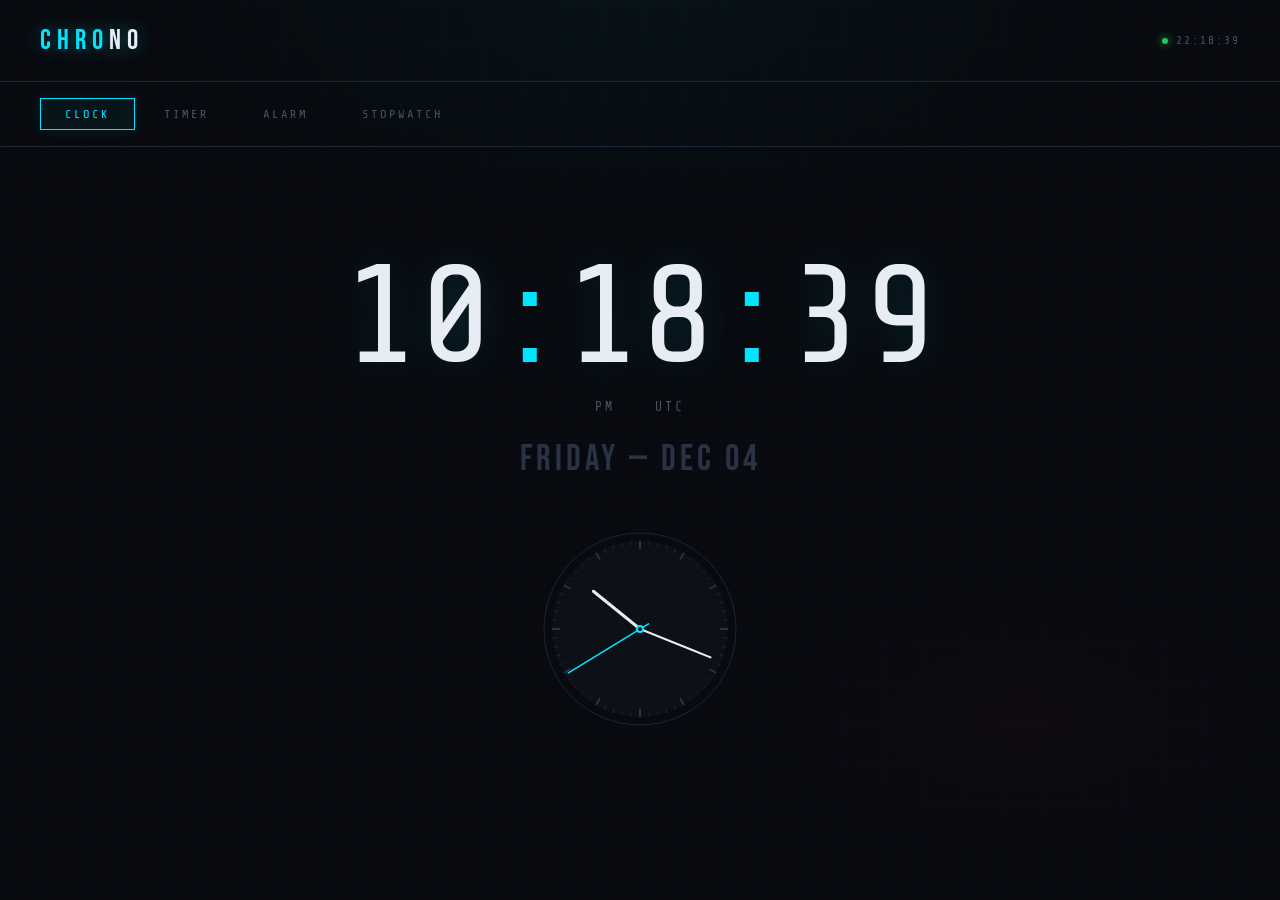
<file: Clock .html>
<!DOCTYPE html>
<html lang="en">
<head>
<meta charset="UTF-8">
<meta name="viewport" content="width=device-width, initial-scale=1.0">
<title>CHRONO</title>
<link href="https://fonts.googleapis.com/css2?family=Share+Tech+Mono&family=Bebas+Neue&family=DM+Sans:wght@300;400;500&display=swap" rel="stylesheet">
<style>
  :root {
    --bg: #080a0f;
    --surface: #0d1017;
    --panel: #111520;
    --border: #1e2535;
    --accent: #00e5ff;
    --accent2: #ff3c5c;
    --accent3: #ffe033;
    --text: #e8edf5;
    --muted: #4a5568;
    --dim: #2a3345;
  }

  * { margin: 0; padding: 0; box-sizing: border-box; }

  body {
    background: var(--bg);
    color: var(--text);
    font-family: 'DM Sans', sans-serif;
    min-height: 100vh;
    overflow-x: hidden;
    position: relative;
  }

  body::before {
    content: '';
    position: fixed;
    inset: 0;
    background: 
      radial-gradient(ellipse 60% 40% at 50% 0%, rgba(0,229,255,0.04) 0%, transparent 70%),
      radial-gradient(ellipse 40% 30% at 80% 80%, rgba(255,60,92,0.03) 0%, transparent 60%);
    pointer-events: none;
  }

  /* Grid overlay */
  body::after {
    content: '';
    position: fixed;
    inset: 0;
    background-image: 
      linear-gradient(rgba(0,229,255,0.015) 1px, transparent 1px),
      linear-gradient(90deg, rgba(0,229,255,0.015) 1px, transparent 1px);
    background-size: 40px 40px;
    pointer-events: none;
  }

  header {
    display: flex;
    align-items: center;
    justify-content: space-between;
    padding: 24px 40px;
    border-bottom: 1px solid var(--border);
    position: relative;
    z-index: 10;
  }

  .logo {
    font-family: 'Bebas Neue', sans-serif;
    font-size: 28px;
    letter-spacing: 6px;
    color: var(--accent);
    text-shadow: 0 0 20px rgba(0,229,255,0.4);
  }

  .logo span { color: var(--text); }

  .live-dot {
    display: flex;
    align-items: center;
    gap: 8px;
    font-family: 'Share Tech Mono', monospace;
    font-size: 11px;
    color: var(--muted);
    letter-spacing: 2px;
  }

  .live-dot::before {
    content: '';
    width: 6px;
    height: 6px;
    border-radius: 50%;
    background: #22c55e;
    box-shadow: 0 0 8px #22c55e;
    animation: pulse 2s ease-in-out infinite;
  }

  @keyframes pulse {
    0%, 100% { opacity: 1; transform: scale(1); }
    50% { opacity: 0.5; transform: scale(0.8); }
  }

  nav {
    display: flex;
    gap: 4px;
    padding: 16px 40px;
    border-bottom: 1px solid var(--border);
    position: relative;
    z-index: 10;
  }

  .tab {
    padding: 8px 24px;
    font-family: 'Share Tech Mono', monospace;
    font-size: 12px;
    letter-spacing: 3px;
    text-transform: uppercase;
    color: var(--muted);
    background: none;
    border: 1px solid transparent;
    cursor: pointer;
    transition: all 0.2s;
    position: relative;
  }

  .tab:hover { color: var(--text); border-color: var(--dim); }

  .tab.active {
    color: var(--accent);
    border-color: var(--accent);
    background: rgba(0,229,255,0.05);
    box-shadow: 0 0 16px rgba(0,229,255,0.1);
  }

  main {
    max-width: 900px;
    margin: 0 auto;
    padding: 60px 40px;
    position: relative;
    z-index: 10;
  }

  .panel { display: none; }
  .panel.active { display: block; animation: fadeUp 0.3s ease; }

  @keyframes fadeUp {
    from { opacity: 0; transform: translateY(16px); }
    to { opacity: 1; transform: translateY(0); }
  }

  /* ── CLOCK ── */
  .clock-wrap {
    text-align: center;
    padding: 40px 0;
  }

  .clock-display {
    font-family: 'Share Tech Mono', monospace;
    font-size: clamp(72px, 14vw, 140px);
    color: var(--text);
    letter-spacing: -2px;
    line-height: 1;
    margin-bottom: 12px;
    text-shadow: 0 0 40px rgba(0,229,255,0.15);
    position: relative;
  }

  .clock-display .colon {
    animation: blink 1s step-end infinite;
    color: var(--accent);
  }

  @keyframes blink {
    0%, 100% { opacity: 1; }
    50% { opacity: 0.2; }
  }

  .clock-sub {
    display: flex;
    justify-content: center;
    gap: 40px;
    font-family: 'Share Tech Mono', monospace;
    font-size: 13px;
    color: var(--muted);
    letter-spacing: 3px;
  }

  .clock-date {
    font-family: 'Bebas Neue', sans-serif;
    font-size: 36px;
    letter-spacing: 4px;
    color: var(--dim);
    margin-top: 24px;
  }

  .clock-analog {
    margin: 48px auto 0;
    width: 200px;
    height: 200px;
    position: relative;
  }

  .clock-analog svg { width: 100%; height: 100%; }

  /* ── SHARED DISPLAY ── */
  .big-time {
    font-family: 'Share Tech Mono', monospace;
    font-size: clamp(64px, 12vw, 120px);
    text-align: center;
    letter-spacing: -1px;
    line-height: 1;
    margin-bottom: 48px;
    transition: color 0.3s;
  }

  .big-time.running { color: var(--accent); text-shadow: 0 0 30px rgba(0,229,255,0.3); }
  .big-time.paused  { color: var(--accent3); text-shadow: 0 0 30px rgba(255,224,51,0.2); }
  .big-time.done    { color: var(--accent2); text-shadow: 0 0 30px rgba(255,60,92,0.4); animation: flashRed 0.5s ease infinite; }

  @keyframes flashRed {
    0%, 100% { opacity: 1; }
    50% { opacity: 0.5; }
  }

  /* ── CONTROLS ── */
  .controls {
    display: flex;
    justify-content: center;
    gap: 16px;
    flex-wrap: wrap;
    margin-bottom: 40px;
  }

  .btn {
    padding: 14px 32px;
    font-family: 'Share Tech Mono', monospace;
    font-size: 13px;
    letter-spacing: 3px;
    text-transform: uppercase;
    border: 1px solid var(--border);
    background: var(--panel);
    color: var(--muted);
    cursor: pointer;
    transition: all 0.2s;
    position: relative;
    overflow: hidden;
  }

  .btn::before {
    content: '';
    position: absolute;
    inset: 0;
    opacity: 0;
    transition: opacity 0.2s;
  }

  .btn:hover { color: var(--text); border-color: var(--dim); }

  .btn.primary {
    border-color: var(--accent);
    color: var(--accent);
    box-shadow: 0 0 20px rgba(0,229,255,0.1);
  }
  .btn.primary:hover { background: rgba(0,229,255,0.1); box-shadow: 0 0 30px rgba(0,229,255,0.2); }

  .btn.danger {
    border-color: var(--accent2);
    color: var(--accent2);
    box-shadow: 0 0 20px rgba(255,60,92,0.1);
  }
  .btn.danger:hover { background: rgba(255,60,92,0.08); }

  .btn.warn {
    border-color: var(--accent3);
    color: var(--accent3);
  }
  .btn.warn:hover { background: rgba(255,224,51,0.08); }

  /* ── TIMER INPUT ── */
  .timer-inputs {
    display: flex;
    align-items: center;
    justify-content: center;
    gap: 8px;
    margin-bottom: 48px;
  }

  .time-unit {
    display: flex;
    flex-direction: column;
    align-items: center;
    gap: 6px;
  }

  .time-unit label {
    font-family: 'Share Tech Mono', monospace;
    font-size: 10px;
    letter-spacing: 3px;
    color: var(--muted);
  }

  .time-unit input {
    width: 88px;
    height: 88px;
    text-align: center;
    font-family: 'Share Tech Mono', monospace;
    font-size: 36px;
    background: var(--panel);
    border: 1px solid var(--border);
    color: var(--text);
    outline: none;
    transition: border-color 0.2s;
  }

  .time-unit input:focus { border-color: var(--accent); box-shadow: 0 0 16px rgba(0,229,255,0.1); }
  .time-unit input::-webkit-inner-spin-button { -webkit-appearance: none; }

  .time-sep {
    font-family: 'Share Tech Mono', monospace;
    font-size: 40px;
    color: var(--dim);
    margin-top: 18px;
  }

  /* ── PRESETS ── */
  .presets {
    display: flex;
    justify-content: center;
    gap: 8px;
    margin-bottom: 32px;
    flex-wrap: wrap;
  }

  .preset-btn {
    padding: 6px 16px;
    font-family: 'Share Tech Mono', monospace;
    font-size: 11px;
    letter-spacing: 2px;
    border: 1px solid var(--dim);
    background: none;
    color: var(--muted);
    cursor: pointer;
    transition: all 0.2s;
  }

  .preset-btn:hover { border-color: var(--accent); color: var(--accent); }

  /* ── ALARM ── */
  .alarm-input-wrap {
    display: flex;
    justify-content: center;
    margin-bottom: 40px;
  }

  .alarm-time-input {
    font-family: 'Share Tech Mono', monospace;
    font-size: 56px;
    text-align: center;
    background: var(--panel);
    border: 1px solid var(--border);
    color: var(--text);
    padding: 20px 32px;
    outline: none;
    width: 300px;
    letter-spacing: 4px;
  }

  .alarm-time-input:focus { border-color: var(--accent); }
  .alarm-time-input::-webkit-calendar-picker-indicator { filter: invert(1) brightness(0.4); }

  .alarm-list {
    max-width: 500px;
    margin: 0 auto;
  }

  .alarm-item {
    display: flex;
    align-items: center;
    justify-content: space-between;
    padding: 16px 20px;
    border: 1px solid var(--border);
    margin-bottom: 8px;
    background: var(--panel);
    animation: slideIn 0.2s ease;
  }

  @keyframes slideIn {
    from { opacity: 0; transform: translateX(-16px); }
    to   { opacity: 1; transform: translateX(0); }
  }

  .alarm-time-label {
    font-family: 'Share Tech Mono', monospace;
    font-size: 28px;
    color: var(--text);
  }

  .alarm-status {
    font-family: 'Share Tech Mono', monospace;
    font-size: 10px;
    letter-spacing: 2px;
    color: #22c55e;
  }

  .alarm-status.fired { color: var(--accent2); }

  .alarm-delete {
    padding: 6px 12px;
    font-family: 'Share Tech Mono', monospace;
    font-size: 11px;
    letter-spacing: 2px;
    border: 1px solid var(--dim);
    background: none;
    color: var(--muted);
    cursor: pointer;
    transition: all 0.15s;
  }

  .alarm-delete:hover { border-color: var(--accent2); color: var(--accent2); }

  /* ── STOPWATCH LAPS ── */
  .laps-wrap {
    max-height: 260px;
    overflow-y: auto;
    border: 1px solid var(--border);
    scrollbar-width: thin;
    scrollbar-color: var(--dim) transparent;
  }

  .lap-row {
    display: flex;
    justify-content: space-between;
    padding: 12px 20px;
    border-bottom: 1px solid var(--border);
    font-family: 'Share Tech Mono', monospace;
    font-size: 14px;
    animation: slideIn 0.15s ease;
  }

  .lap-row:last-child { border-bottom: none; }
  .lap-row .lap-n { color: var(--muted); font-size: 11px; letter-spacing: 2px; }
  .lap-row .lap-t { color: var(--text); }
  .lap-row .lap-d { color: var(--muted); font-size: 13px; }
  .lap-row.best .lap-t { color: #22c55e; }
  .lap-row.worst .lap-t { color: var(--accent2); }

  /* ── SECTION LABEL ── */
  .section-label {
    font-family: 'Share Tech Mono', monospace;
    font-size: 10px;
    letter-spacing: 4px;
    color: var(--muted);
    text-align: center;
    margin-bottom: 32px;
    display: flex;
    align-items: center;
    gap: 16px;
  }

  .section-label::before, .section-label::after {
    content: '';
    flex: 1;
    height: 1px;
    background: var(--border);
  }

  /* ── PROGRESS BAR ── */
  .progress-bar {
    height: 2px;
    background: var(--border);
    margin-bottom: 48px;
    position: relative;
    overflow: hidden;
  }

  .progress-fill {
    height: 100%;
    background: linear-gradient(90deg, var(--accent), rgba(0,229,255,0.3));
    transition: width 0.1s linear;
    position: relative;
  }

  .progress-fill::after {
    content: '';
    position: absolute;
    right: 0;
    top: -3px;
    width: 8px;
    height: 8px;
    border-radius: 50%;
    background: var(--accent);
    box-shadow: 0 0 10px var(--accent);
  }

  /* notification */
  .notif {
    position: fixed;
    top: 24px;
    right: 24px;
    background: var(--panel);
    border: 1px solid var(--accent2);
    padding: 16px 24px;
    font-family: 'Share Tech Mono', monospace;
    font-size: 13px;
    letter-spacing: 2px;
    color: var(--accent2);
    box-shadow: 0 0 30px rgba(255,60,92,0.2);
    z-index: 1000;
    animation: slideNotif 0.3s ease;
    max-width: 300px;
  }

  @keyframes slideNotif {
    from { opacity: 0; transform: translateX(20px); }
    to { opacity: 1; transform: translateX(0); }
  }

  .notif.hide { animation: hideNotif 0.3s ease forwards; }
  @keyframes hideNotif {
    to { opacity: 0; transform: translateX(20px); }
  }
</style>
</head>
<body>

<header>
  <div class="logo">CHRO<span>NO</span></div>
  <div class="live-dot" id="headerTime">00:00:00</div>
</header>

<nav>
  <button class="tab active" onclick="switchTab('clock')">CLOCK</button>
  <button class="tab" onclick="switchTab('timer')">TIMER</button>
  <button class="tab" onclick="switchTab('alarm')">ALARM</button>
  <button class="tab" onclick="switchTab('stopwatch')">STOPWATCH</button>
</nav>

<main>

  <!-- CLOCK -->
  <div id="panel-clock" class="panel active">
    <div class="clock-wrap">
      <div class="clock-display" id="clockTime">
        <span id="ch">00</span><span class="colon">:</span><span id="cm">00</span><span class="colon">:</span><span id="cs">00</span>
      </div>
      <div class="clock-sub">
        <span id="clockAmPm">AM</span>
        <span id="clockTZ">UTC</span>
      </div>
      <div class="clock-date" id="clockDate">MONDAY — JAN 01</div>
      <div class="clock-analog">
        <svg viewBox="0 0 200 200" id="analogClock">
          <!-- Face -->
          <circle cx="100" cy="100" r="96" fill="none" stroke="#1e2535" stroke-width="1"/>
          <circle cx="100" cy="100" r="88" fill="#0d1017"/>
          <!-- Tick marks -->
          <g id="ticks"></g>
          <!-- Hands -->
          <line id="hourHand"   x1="100" y1="100" x2="100" y2="40"  stroke="#e8edf5" stroke-width="3"  stroke-linecap="round"/>
          <line id="minuteHand" x1="100" y1="100" x2="100" y2="24"  stroke="#e8edf5" stroke-width="2"  stroke-linecap="round"/>
          <line id="secondHand" x1="100" y1="110" x2="100" y2="16"  stroke="#00e5ff" stroke-width="1.5" stroke-linecap="round"/>
          <circle cx="100" cy="100" r="4" fill="#00e5ff"/>
          <circle cx="100" cy="100" r="2" fill="#0d1017"/>
        </svg>
      </div>
    </div>
  </div>

  <!-- TIMER -->
  <div id="panel-timer" class="panel">
    <div class="section-label">SET DURATION</div>
    <div class="timer-inputs" id="timerInputs">
      <div class="time-unit">
        <label>HH</label>
        <input type="number" id="timerH" value="00" min="0" max="99" oninput="padInput(this)">
      </div>
      <div class="time-sep">:</div>
      <div class="time-unit">
        <label>MM</label>
        <input type="number" id="timerM" value="05" min="0" max="59" oninput="padInput(this)">
      </div>
      <div class="time-sep">:</div>
      <div class="time-unit">
        <label>SS</label>
        <input type="number" id="timerS" value="00" min="0" max="59" oninput="padInput(this)">
      </div>
    </div>
    <div class="presets">
      <button class="preset-btn" onclick="setTimerPreset(1,0,0)">1H</button>
      <button class="preset-btn" onclick="setTimerPreset(0,30,0)">30M</button>
      <button class="preset-btn" onclick="setTimerPreset(0,15,0)">15M</button>
      <button class="preset-btn" onclick="setTimerPreset(0,10,0)">10M</button>
      <button class="preset-btn" onclick="setTimerPreset(0,5,0)">5M</button>
      <button class="preset-btn" onclick="setTimerPreset(0,3,0)">3M</button>
      <button class="preset-btn" onclick="setTimerPreset(0,1,0)">1M</button>
      <button class="preset-btn" onclick="setTimerPreset(0,0,30)">30S</button>
    </div>
    <div class="big-time" id="timerDisplay">00:05:00</div>
    <div class="progress-bar"><div class="progress-fill" id="timerProgress" style="width:100%"></div></div>
    <div class="controls">
      <button class="btn primary" id="timerStartBtn" onclick="timerStart()">START</button>
      <button class="btn warn"    id="timerPauseBtn" onclick="timerPause()" style="display:none">PAUSE</button>
      <button class="btn"         id="timerResumeBtn" onclick="timerResume()" style="display:none">RESUME</button>
      <button class="btn danger"  id="timerResetBtn" onclick="timerReset()" style="display:none">RESET</button>
    </div>
  </div>

  <!-- ALARM -->
  <div id="panel-alarm" class="panel">
    <div class="section-label">SET ALARM TIME</div>
    <div class="alarm-input-wrap">
      <input type="time" class="alarm-time-input" id="alarmTimeInput" value="07:00">
    </div>
    <div class="controls" style="margin-bottom:48px">
      <button class="btn primary" onclick="addAlarm()">ADD ALARM</button>
    </div>
    <div class="section-label">ACTIVE ALARMS</div>
    <div class="alarm-list" id="alarmList"></div>
    <div id="alarmEmpty" style="text-align:center;font-family:'Share Tech Mono',monospace;font-size:12px;letter-spacing:3px;color:var(--muted);padding:32px 0;">NO ALARMS SET</div>
  </div>

  <!-- STOPWATCH -->
  <div id="panel-stopwatch" class="panel">
    <div class="big-time" id="swDisplay">00:00:00.00</div>
    <div class="controls" style="margin-bottom:32px">
      <button class="btn primary" id="swStartBtn"  onclick="swStart()">START</button>
      <button class="btn warn"    id="swPauseBtn"  onclick="swPause()"  style="display:none">PAUSE</button>
      <button class="btn"         id="swResumeBtn" onclick="swResume()" style="display:none">RESUME</button>
      <button class="btn"         id="swLapBtn"    onclick="swLap()"   style="display:none">LAP</button>
      <button class="btn danger"  id="swResetBtn"  onclick="swReset()"  style="display:none">RESET</button>
    </div>
    <div class="laps-wrap" id="lapsWrap" style="display:none">
      <div id="lapsList"></div>
    </div>
  </div>

</main>

<script>
// ─── UTILITIES ───────────────────────────────────────────────
const $ = id => document.getElementById(id);
const pad = n => String(Math.floor(n)).padStart(2,'0');

function showNotif(msg) {
  const n = document.createElement('div');
  n.className = 'notif';
  n.textContent = msg;
  document.body.appendChild(n);
  setTimeout(() => { n.className = 'notif hide'; setTimeout(() => n.remove(), 300); }, 3500);
}

function beep(freq=880, dur=400, vol=0.4, type='sine') {
  try {
    const ctx = new (window.AudioContext || window.webkitAudioContext)();
    const osc = ctx.createOscillator();
    const gain = ctx.createGain();
    osc.connect(gain); gain.connect(ctx.destination);
    osc.type = type; osc.frequency.value = freq;
    gain.gain.setValueAtTime(vol, ctx.currentTime);
    gain.gain.exponentialRampToValueAtTime(0.001, ctx.currentTime + dur/1000);
    osc.start(); osc.stop(ctx.currentTime + dur/1000);
  } catch(e) {}
}

function alarmSound() {
  const ctx = new (window.AudioContext || window.webkitAudioContext)();
  [0, 0.18, 0.36, 0.54].forEach((t, i) => {
    const osc = ctx.createOscillator();
    const gain = ctx.createGain();
    osc.connect(gain); gain.connect(ctx.destination);
    osc.type = 'triangle';
    osc.frequency.value = i % 2 === 0 ? 880 : 1100;
    gain.gain.setValueAtTime(0.4, ctx.currentTime + t);
    gain.gain.exponentialRampToValueAtTime(0.001, ctx.currentTime + t + 0.15);
    osc.start(ctx.currentTime + t);
    osc.stop(ctx.currentTime + t + 0.15);
  });
}

// ─── TAB SWITCHING ────────────────────────────────────────────
function switchTab(tab) {
  document.querySelectorAll('.tab').forEach((b,i) => b.classList.remove('active'));
  document.querySelectorAll('.panel').forEach(p => p.classList.remove('active'));
  const tabs = ['clock','timer','alarm','stopwatch'];
  document.querySelectorAll('.tab')[tabs.indexOf(tab)].classList.add('active');
  $('panel-'+tab).classList.add('active');
}

// ─── CLOCK ───────────────────────────────────────────────────
const DAYS = ['SUNDAY','MONDAY','TUESDAY','WEDNESDAY','THURSDAY','FRIDAY','SATURDAY'];
const MONTHS = ['JAN','FEB','MAR','APR','MAY','JUN','JUL','AUG','SEP','OCT','NOV','DEC'];

// Build tick marks
(function buildTicks() {
  const g = $('ticks');
  for(let i=0; i<60; i++) {
    const a = (i/60)*360 - 90;
    const r = a * Math.PI/180;
    const isMaj = i % 5 === 0;
    const r1 = isMaj ? 80 : 84, r2 = 88;
    const line = document.createElementNS('http://www.w3.org/2000/svg','line');
    line.setAttribute('x1', 100 + r1*Math.cos(r));
    line.setAttribute('y1', 100 + r1*Math.sin(r));
    line.setAttribute('x2', 100 + r2*Math.cos(r));
    line.setAttribute('y2', 100 + r2*Math.sin(r));
    line.setAttribute('stroke', isMaj ? '#2a3345' : '#1e2535');
    line.setAttribute('stroke-width', isMaj ? '2' : '1');
    g.appendChild(line);
  }
})();

function rotateHand(el, deg) {
  el.setAttribute('transform', `rotate(${deg}, 100, 100)`);
}

function updateClock() {
  const now = new Date();
  const h = now.getHours(), m = now.getMinutes(), s = now.getSeconds();
  const ms = now.getMilliseconds();

  $('ch').textContent = pad(h % 12 || 12);
  $('cm').textContent = pad(m);
  $('cs').textContent = pad(s);
  $('clockAmPm').textContent = h < 12 ? 'AM' : 'PM';
  $('clockTZ').textContent = Intl.DateTimeFormat().resolvedOptions().timeZone || 'LOCAL';
  $('clockDate').textContent = DAYS[now.getDay()] + ' — ' + MONTHS[now.getMonth()] + ' ' + String(now.getDate()).padStart(2,'0');

  // Analog
  const secDeg   = (s + ms/1000) * 6;
  const minDeg   = (m + s/60) * 6;
  const hourDeg  = ((h % 12) + m/60) * 30;
  rotateHand($('secondHand'), secDeg);
  rotateHand($('minuteHand'), minDeg);
  rotateHand($('hourHand'),   hourDeg);

  // Header
  $('headerTime').textContent = `${pad(h)}:${pad(m)}:${pad(s)}`;
}
setInterval(updateClock, 100);
updateClock();

// ─── TIMER ────────────────────────────────────────────────────
let timerInterval = null;
let timerRemaining = 0;
let timerTotal = 0;

function padInput(el) {
  if(el.value > el.max) el.value = el.max;
}

function setTimerPreset(h,m,s) {
  $('timerH').value = pad(h);
  $('timerM').value = pad(m);
  $('timerS').value = pad(s);
  timerDisplayUpdate(h*3600+m*60+s);
  $('timerProgress').style.width = '100%';
}

function timerDisplayUpdate(secs) {
  const h = Math.floor(secs/3600);
  const m = Math.floor((secs%3600)/60);
  const s = secs % 60;
  $('timerDisplay').textContent = `${pad(h)}:${pad(m)}:${pad(s)}`;
}

$('timerH').addEventListener('change', refreshTimerDisplay);
$('timerM').addEventListener('change', refreshTimerDisplay);
$('timerS').addEventListener('change', refreshTimerDisplay);

function refreshTimerDisplay() {
  const total = parseInt($('timerH').value||0)*3600 + parseInt($('timerM').value||0)*60 + parseInt($('timerS').value||0);
  timerDisplayUpdate(total);
  $('timerProgress').style.width = '100%';
}

function timerStart() {
  const h = parseInt($('timerH').value||0);
  const m = parseInt($('timerM').value||0);
  const s = parseInt($('timerS').value||0);
  timerTotal = h*3600 + m*60 + s;
  if(timerTotal <= 0) { showNotif('SET A DURATION FIRST'); return; }
  timerRemaining = timerTotal;
  $('timerInputs').style.opacity = '0.3';
  $('timerInputs').style.pointerEvents = 'none';
  $('timerStartBtn').style.display = 'none';
  $('timerPauseBtn').style.display = '';
  $('timerResetBtn').style.display = '';
  $('timerDisplay').className = 'big-time running';
  beep(660, 80);
  timerInterval = setInterval(() => {
    timerRemaining--;
    timerDisplayUpdate(timerRemaining);
    $('timerProgress').style.width = (timerRemaining/timerTotal*100) + '%';
    if(timerRemaining <= 0) {
      clearInterval(timerInterval);
      $('timerDisplay').className = 'big-time done';
      $('timerDisplay').textContent = '00:00:00';
      $('timerPauseBtn').style.display = 'none';
      $('timerProgress').style.width = '0%';
      showNotif('⏱ TIMER COMPLETE!');
      alarmSound(); setTimeout(alarmSound, 500); setTimeout(alarmSound, 1000);
    }
  }, 1000);
}

function timerPause() {
  clearInterval(timerInterval);
  $('timerPauseBtn').style.display = 'none';
  $('timerResumeBtn').style.display = '';
  $('timerDisplay').className = 'big-time paused';
}

function timerResume() {
  $('timerResumeBtn').style.display = 'none';
  $('timerPauseBtn').style.display = '';
  $('timerDisplay').className = 'big-time running';
  timerInterval = setInterval(() => {
    timerRemaining--;
    timerDisplayUpdate(timerRemaining);
    $('timerProgress').style.width = (timerRemaining/timerTotal*100) + '%';
    if(timerRemaining <= 0) {
      clearInterval(timerInterval);
      $('timerDisplay').className = 'big-time done';
      $('timerPauseBtn').style.display = 'none';
      showNotif('⏱ TIMER COMPLETE!');
      alarmSound(); setTimeout(alarmSound, 500); setTimeout(alarmSound, 1000);
    }
  }, 1000);
}

function timerReset() {
  clearInterval(timerInterval);
  timerInterval = null;
  $('timerInputs').style.opacity = '';
  $('timerInputs').style.pointerEvents = '';
  $('timerStartBtn').style.display = '';
  $('timerPauseBtn').style.display = 'none';
  $('timerResumeBtn').style.display = 'none';
  $('timerResetBtn').style.display = 'none';
  $('timerDisplay').className = 'big-time';
  $('timerProgress').style.width = '100%';
  timerDisplayUpdate(parseInt($('timerH').value||0)*3600 + parseInt($('timerM').value||0)*60 + parseInt($('timerS').value||0));
}

// ─── ALARM ────────────────────────────────────────────────────
let alarms = [];
let alarmCheckInterval = null;

function addAlarm() {
  const val = $('alarmTimeInput').value;
  if(!val) { showNotif('SELECT A TIME'); return; }
  const [h, m] = val.split(':').map(Number);
  const id = Date.now();
  alarms.push({ id, h, m, fired: false });
  beep(880, 80);
  renderAlarms();
  if(!alarmCheckInterval) alarmCheckInterval = setInterval(checkAlarms, 10000);
  checkAlarms(); // immediate check
}

function deleteAlarm(id) {
  alarms = alarms.filter(a => a.id !== id);
  renderAlarms();
  if(!alarms.length && alarmCheckInterval) { clearInterval(alarmCheckInterval); alarmCheckInterval = null; }
}

function renderAlarms() {
  const list = $('alarmList');
  const empty = $('alarmEmpty');
  list.innerHTML = '';
  if(!alarms.length) { empty.style.display = ''; return; }
  empty.style.display = 'none';
  [...alarms].reverse().forEach(a => {
    const div = document.createElement('div');
    div.className = 'alarm-item';
    const label = `${pad(a.h)}:${pad(a.m)}`;
    div.innerHTML = `
      <span class="alarm-time-label">${label}</span>
      <span class="alarm-status${a.fired?' fired':''}">
        ${a.fired ? '✓ FIRED' : '● ARMED'}
      </span>
      <button class="alarm-delete" onclick="deleteAlarm(${a.id})">✕ DEL</button>
    `;
    list.appendChild(div);
  });
}

function checkAlarms() {
  const now = new Date();
  alarms.forEach(a => {
    if(!a.fired && now.getHours()===a.h && now.getMinutes()===a.m) {
      a.fired = true;
      showNotif(`🔔 ALARM — ${pad(a.h)}:${pad(a.m)}`);
      alarmSound(); setTimeout(alarmSound,500); setTimeout(alarmSound,1000); setTimeout(alarmSound,1500);
      renderAlarms();
      // Reset next day
      setTimeout(() => { a.fired = false; renderAlarms(); }, 61000);
    }
  });
}

setInterval(checkAlarms, 5000);

// ─── STOPWATCH ────────────────────────────────────────────────
let swStart = 0, swElapsed = 0, swInterval = null, swRunning = false;
let swLaps = [];

function fmtSW(ms) {
  const total = Math.floor(ms);
  const h = Math.floor(total/3600000);
  const m = Math.floor((total%3600000)/60000);
  const s = Math.floor((total%60000)/1000);
  const cs = Math.floor((total%1000)/10);
  return `${pad(h)}:${pad(m)}:${pad(s)}.${pad(cs)}`;
}

function swStart_() {
  swStart = Date.now() - swElapsed;
  swInterval = setInterval(() => {
    swElapsed = Date.now() - swStart;
    $('swDisplay').textContent = fmtSW(swElapsed);
  }, 33);
  swRunning = true;
  $('swStartBtn').style.display = 'none';
  $('swPauseBtn').style.display = '';
  $('swLapBtn').style.display = '';
  $('swResetBtn').style.display = '';
  $('swDisplay').className = 'big-time running';
}

function swPause() {
  clearInterval(swInterval);
  swRunning = false;
  $('swPauseBtn').style.display = 'none';
  $('swResumeBtn').style.display = '';
  $('swLapBtn').style.display = 'none';
  $('swDisplay').className = 'big-time paused';
  beep(440, 60);
}

function swResume() {
  swStart = Date.now() - swElapsed;
  swInterval = setInterval(() => {
    swElapsed = Date.now() - swStart;
    $('swDisplay').textContent = fmtSW(swElapsed);
  }, 33);
  swRunning = true;
  $('swResumeBtn').style.display = 'none';
  $('swPauseBtn').style.display = '';
  $('swLapBtn').style.display = '';
  $('swDisplay').className = 'big-time running';
}

function swLap() {
  const prev = swLaps.length ? swLaps[swLaps.length-1].total : 0;
  const lap = { n: swLaps.length+1, total: swElapsed, split: swElapsed - prev };
  swLaps.push(lap);
  beep(660, 50);
  renderLaps();
  $('lapsWrap').style.display = '';
}

function swReset() {
  clearInterval(swInterval);
  swElapsed = 0; swRunning = false; swLaps = [];
  $('swDisplay').textContent = '00:00:00.00';
  $('swDisplay').className = 'big-time';
  $('swStartBtn').style.display = '';
  $('swPauseBtn').style.display = 'none';
  $('swResumeBtn').style.display = 'none';
  $('swLapBtn').style.display = 'none';
  $('swResetBtn').style.display = 'none';
  $('lapsWrap').style.display = 'none';
  $('lapsList').innerHTML = '';
}

// Expose as proper names
window.swStart = swStart_;
window.swPause = swPause;
window.swResume = swResume;
window.swLap = swLap;
window.swReset = swReset;

function renderLaps() {
  const list = $('lapsList');
  const splits = swLaps.map(l => l.split);
  const best = Math.min(...splits), worst = Math.max(...splits);
  list.innerHTML = '';
  [...swLaps].reverse().forEach(l => {
    const row = document.createElement('div');
    let cls = 'lap-row';
    if(swLaps.length > 1) {
      if(l.split === best)  cls += ' best';
      if(l.split === worst) cls += ' worst';
    }
    row.className = cls;
    row.innerHTML = `
      <span class="lap-n">LAP ${String(l.n).padStart(2,'0')}</span>
      <span class="lap-t">${fmtSW(l.total)}</span>
      <span class="lap-d">+${fmtSW(l.split)}</span>
    `;
    list.appendChild(row);
  });
  $('lapsWrap').scrollTop = 0;
}

// init timer display
timerDisplayUpdate(300);
</script>
</body>
</html>
</file>
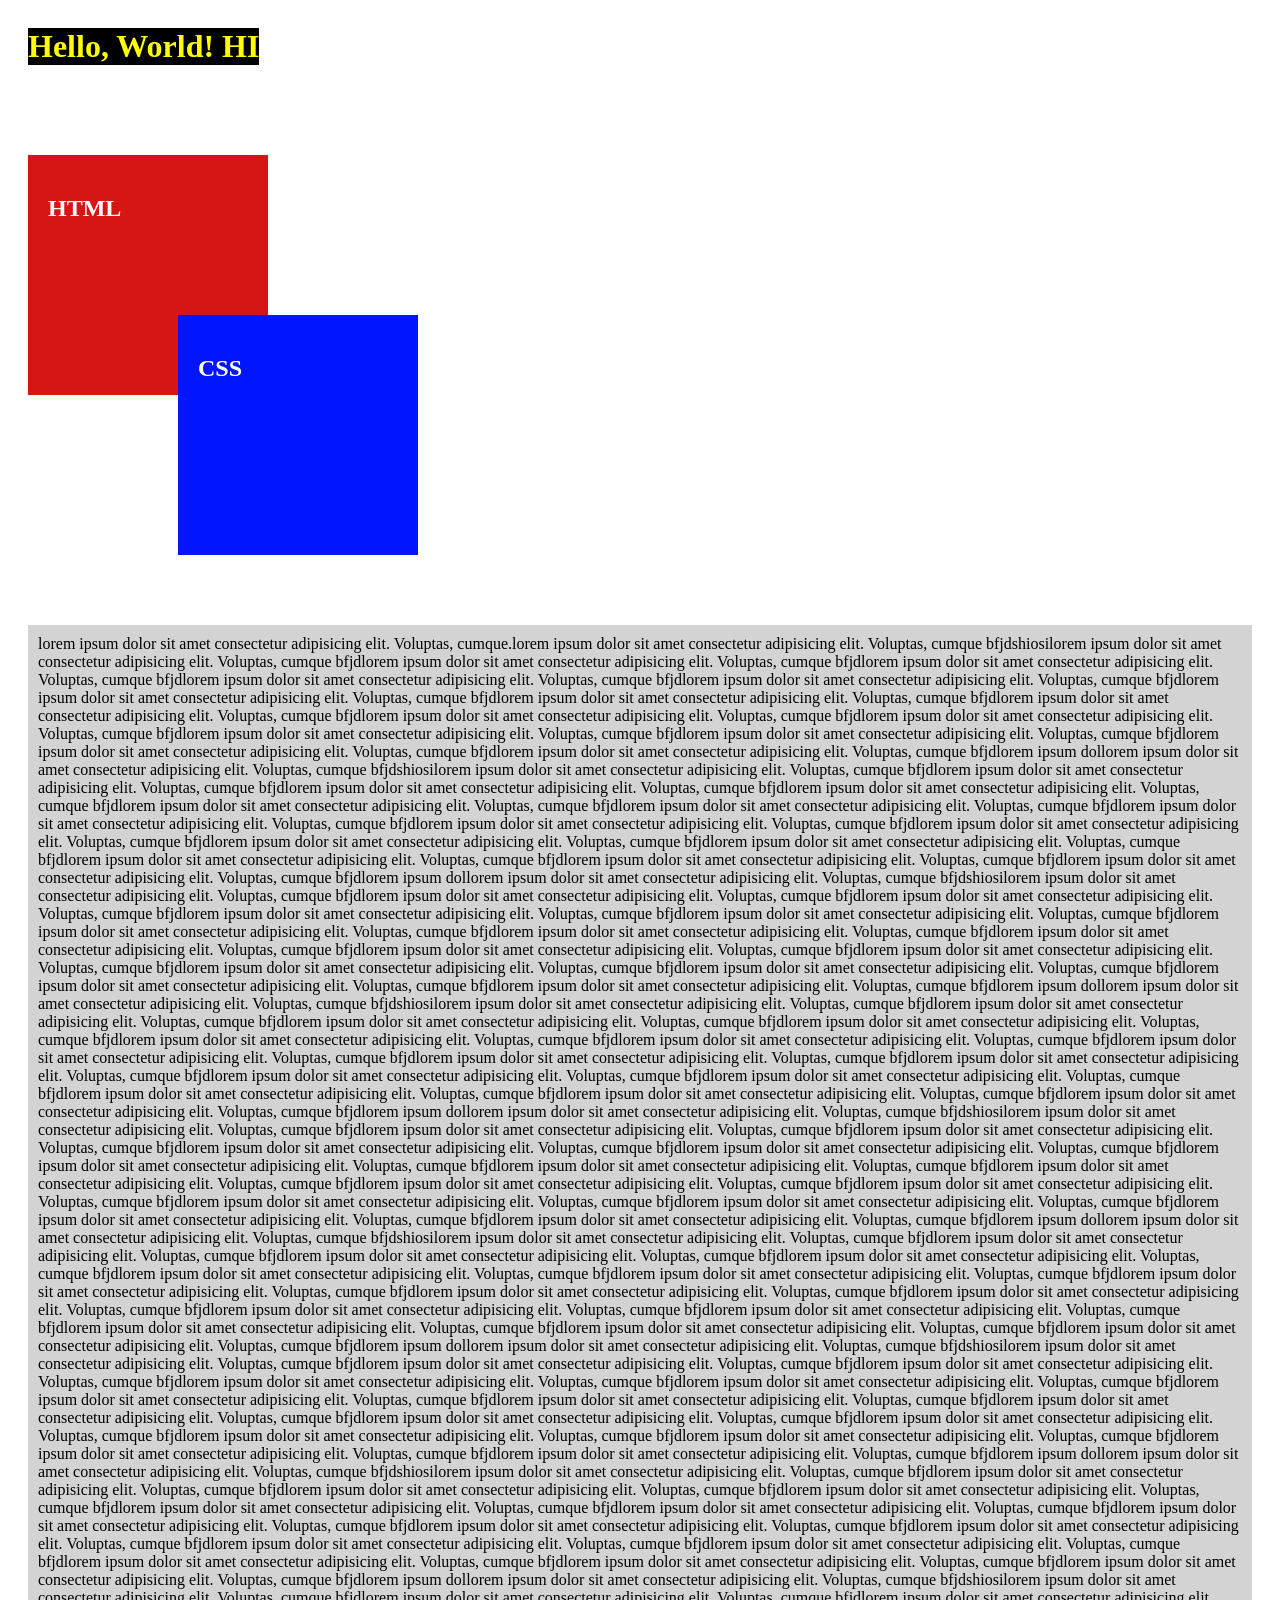
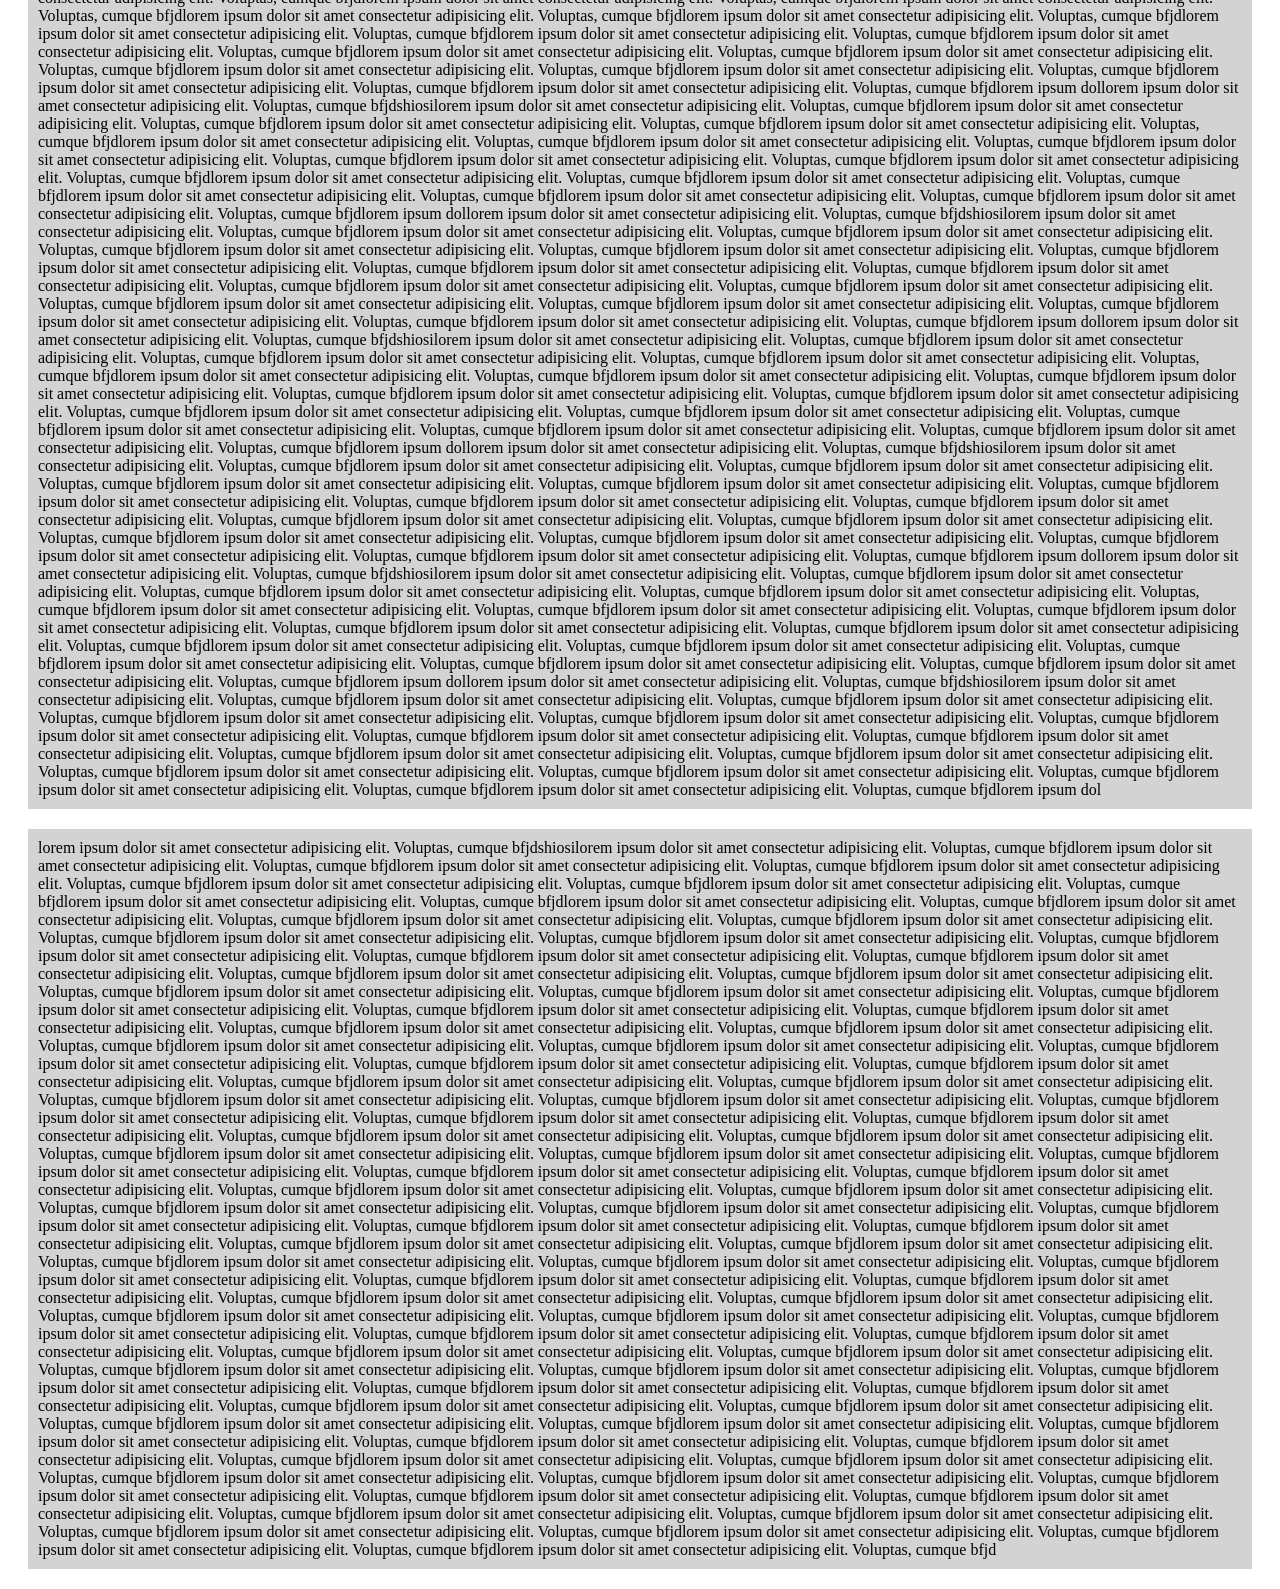
<file: Example.html>
<!DOCTYPE html>
<html lang="en">
<head>
    <meta charset="UTF-8">
    <meta name="viewport" content="width=device-width, initial-scale=1.0">
    <title>Document</title>
    <style>
        h1{
            color: yellow;
            background-color: black;
            position: sticky;
            margin: 20px;
            bottom: 150px;
            top: 20px;
            display: inline-block;
            position: sticky;
            
        }
        .content{
            color: black;
            background-color: lightgray;
            margin: 20px;
            padding: 10px;
            /* position: absolute; */
             top: 200px;
             bottom: 200px;
             left: 20px;
             right: 20px;
             overflow: auto;
             

        }

        .s{
            color: white;
            margin: 20px;
            padding: 20px;
            background-color: rgb(214, 21, 21);
            height: 200px;
            width: 200px;
            position: relative;
            top:50px;
        }
        .h{
            color: white;
            background-color: rgb(1, 22, 255);
            margin: 20px;
            padding: 20px;
            height: 200px;
            width: 200px;
            position: relative;
            /* top: 50px; */
            left: 150px;
            bottom: 50px;
        }
    </style>
</head>
<body>
    <h1>Hello, World! HI</h1>
    <div class="s"><h2>HTML</h2></div>    
    <div class="h"><h2>CSS</h2></div>
    <div class="content"> lorem ipsum dolor sit amet consectetur adipisicing elit. Voluptas, cumque.lorem ipsum dolor sit amet consectetur adipisicing elit. Voluptas, cumque bfjdshiosilorem ipsum dolor sit amet consectetur adipisicing elit. Voluptas, cumque bfjdlorem ipsum dolor sit amet consectetur adipisicing elit. Voluptas, cumque bfjdlorem ipsum dolor sit amet consectetur adipisicing elit. Voluptas, cumque bfjdlorem ipsum dolor sit amet consectetur adipisicing elit. Voluptas, cumque bfjdlorem ipsum dolor sit amet consectetur adipisicing elit. Voluptas, cumque bfjdlorem ipsum dolor sit amet consectetur adipisicing elit. Voluptas, cumque bfjdlorem ipsum dolor sit amet consectetur adipisicing elit. Voluptas, cumque bfjdlorem ipsum dolor sit amet consectetur adipisicing elit. Voluptas, cumque bfjdlorem ipsum dolor sit amet consectetur adipisicing elit. Voluptas, cumque bfjdlorem ipsum dolor sit amet consectetur adipisicing elit. Voluptas, cumque bfjdlorem ipsum dolor sit amet consectetur adipisicing elit. Voluptas, cumque bfjdlorem ipsum dolor sit amet consectetur adipisicing elit. Voluptas, cumque bfjdlorem ipsum dolor sit amet consectetur adipisicing elit. Voluptas, cumque bfjdlorem ipsum dolor sit amet consectetur adipisicing elit. Voluptas, cumque bfjdlorem ipsum dollorem ipsum dolor sit amet consectetur adipisicing elit. Voluptas, cumque bfjdshiosilorem ipsum dolor sit amet consectetur adipisicing elit. Voluptas, cumque bfjdlorem ipsum dolor sit amet consectetur adipisicing elit. Voluptas, cumque bfjdlorem ipsum dolor sit amet consectetur adipisicing elit. Voluptas, cumque bfjdlorem ipsum dolor sit amet consectetur adipisicing elit. Voluptas, cumque bfjdlorem ipsum dolor sit amet consectetur adipisicing elit. Voluptas, cumque bfjdlorem ipsum dolor sit amet consectetur adipisicing elit. Voluptas, cumque bfjdlorem ipsum dolor sit amet consectetur adipisicing elit. Voluptas, cumque bfjdlorem ipsum dolor sit amet consectetur adipisicing elit. Voluptas, cumque bfjdlorem ipsum dolor sit amet consectetur adipisicing elit. Voluptas, cumque bfjdlorem ipsum dolor sit amet consectetur adipisicing elit. Voluptas, cumque bfjdlorem ipsum dolor sit amet consectetur adipisicing elit. Voluptas, cumque bfjdlorem ipsum dolor sit amet consectetur adipisicing elit. Voluptas, cumque bfjdlorem ipsum dolor sit amet consectetur adipisicing elit. Voluptas, cumque bfjdlorem ipsum dolor sit amet consectetur adipisicing elit. Voluptas, cumque bfjdlorem ipsum dollorem ipsum dolor sit amet consectetur adipisicing elit. Voluptas, cumque bfjdshiosilorem ipsum dolor sit amet consectetur adipisicing elit. Voluptas, cumque bfjdlorem ipsum dolor sit amet consectetur adipisicing elit. Voluptas, cumque bfjdlorem ipsum dolor sit amet consectetur adipisicing elit. Voluptas, cumque bfjdlorem ipsum dolor sit amet consectetur adipisicing elit. Voluptas, cumque bfjdlorem ipsum dolor sit amet consectetur adipisicing elit. Voluptas, cumque bfjdlorem ipsum dolor sit amet consectetur adipisicing elit. Voluptas, cumque bfjdlorem ipsum dolor sit amet consectetur adipisicing elit. Voluptas, cumque bfjdlorem ipsum dolor sit amet consectetur adipisicing elit. Voluptas, cumque bfjdlorem ipsum dolor sit amet consectetur adipisicing elit. Voluptas, cumque bfjdlorem ipsum dolor sit amet consectetur adipisicing elit. Voluptas, cumque bfjdlorem ipsum dolor sit amet consectetur adipisicing elit. Voluptas, cumque bfjdlorem ipsum dolor sit amet consectetur adipisicing elit. Voluptas, cumque bfjdlorem ipsum dolor sit amet consectetur adipisicing elit. Voluptas, cumque bfjdlorem ipsum dolor sit amet consectetur adipisicing elit. Voluptas, cumque bfjdlorem ipsum dollorem ipsum dolor sit amet consectetur adipisicing elit. Voluptas, cumque bfjdshiosilorem ipsum dolor sit amet consectetur adipisicing elit. Voluptas, cumque bfjdlorem ipsum dolor sit amet consectetur adipisicing elit. Voluptas, cumque bfjdlorem ipsum dolor sit amet consectetur adipisicing elit. Voluptas, cumque bfjdlorem ipsum dolor sit amet consectetur adipisicing elit. Voluptas, cumque bfjdlorem ipsum dolor sit amet consectetur adipisicing elit. Voluptas, cumque bfjdlorem ipsum dolor sit amet consectetur adipisicing elit. Voluptas, cumque bfjdlorem ipsum dolor sit amet consectetur adipisicing elit. Voluptas, cumque bfjdlorem ipsum dolor sit amet consectetur adipisicing elit. Voluptas, cumque bfjdlorem ipsum dolor sit amet consectetur adipisicing elit. Voluptas, cumque bfjdlorem ipsum dolor sit amet consectetur adipisicing elit. Voluptas, cumque bfjdlorem ipsum dolor sit amet consectetur adipisicing elit. Voluptas, cumque bfjdlorem ipsum dolor sit amet consectetur adipisicing elit. Voluptas, cumque bfjdlorem ipsum dolor sit amet consectetur adipisicing elit. Voluptas, cumque bfjdlorem ipsum dolor sit amet consectetur adipisicing elit. Voluptas, cumque bfjdlorem ipsum dollorem ipsum dolor sit amet consectetur adipisicing elit. Voluptas, cumque bfjdshiosilorem ipsum dolor sit amet consectetur adipisicing elit. Voluptas, cumque bfjdlorem ipsum dolor sit amet consectetur adipisicing elit. Voluptas, cumque bfjdlorem ipsum dolor sit amet consectetur adipisicing elit. Voluptas, cumque bfjdlorem ipsum dolor sit amet consectetur adipisicing elit. Voluptas, cumque bfjdlorem ipsum dolor sit amet consectetur adipisicing elit. Voluptas, cumque bfjdlorem ipsum dolor sit amet consectetur adipisicing elit. Voluptas, cumque bfjdlorem ipsum dolor sit amet consectetur adipisicing elit. Voluptas, cumque bfjdlorem ipsum dolor sit amet consectetur adipisicing elit. Voluptas, cumque bfjdlorem ipsum dolor sit amet consectetur adipisicing elit. Voluptas, cumque bfjdlorem ipsum dolor sit amet consectetur adipisicing elit. Voluptas, cumque bfjdlorem ipsum dolor sit amet consectetur adipisicing elit. Voluptas, cumque bfjdlorem ipsum dolor sit amet consectetur adipisicing elit. Voluptas, cumque bfjdlorem ipsum dolor sit amet consectetur adipisicing elit. Voluptas, cumque bfjdlorem ipsum dolor sit amet consectetur adipisicing elit. Voluptas, cumque bfjdlorem ipsum dollorem ipsum dolor sit amet consectetur adipisicing elit. Voluptas, cumque bfjdshiosilorem ipsum dolor sit amet consectetur adipisicing elit. Voluptas, cumque bfjdlorem ipsum dolor sit amet consectetur adipisicing elit. Voluptas, cumque bfjdlorem ipsum dolor sit amet consectetur adipisicing elit. Voluptas, cumque bfjdlorem ipsum dolor sit amet consectetur adipisicing elit. Voluptas, cumque bfjdlorem ipsum dolor sit amet consectetur adipisicing elit. Voluptas, cumque bfjdlorem ipsum dolor sit amet consectetur adipisicing elit. Voluptas, cumque bfjdlorem ipsum dolor sit amet consectetur adipisicing elit. Voluptas, cumque bfjdlorem ipsum dolor sit amet consectetur adipisicing elit. Voluptas, cumque bfjdlorem ipsum dolor sit amet consectetur adipisicing elit. Voluptas, cumque bfjdlorem ipsum dolor sit amet consectetur adipisicing elit. Voluptas, cumque bfjdlorem ipsum dolor sit amet consectetur adipisicing elit. Voluptas, cumque bfjdlorem ipsum dolor sit amet consectetur adipisicing elit. Voluptas, cumque bfjdlorem ipsum dolor sit amet consectetur adipisicing elit. Voluptas, cumque bfjdlorem ipsum dolor sit amet consectetur adipisicing elit. Voluptas, cumque bfjdlorem ipsum dollorem ipsum dolor sit amet consectetur adipisicing elit. Voluptas, cumque bfjdshiosilorem ipsum dolor sit amet consectetur adipisicing elit. Voluptas, cumque bfjdlorem ipsum dolor sit amet consectetur adipisicing elit. Voluptas, cumque bfjdlorem ipsum dolor sit amet consectetur adipisicing elit. Voluptas, cumque bfjdlorem ipsum dolor sit amet consectetur adipisicing elit. Voluptas, cumque bfjdlorem ipsum dolor sit amet consectetur adipisicing elit. Voluptas, cumque bfjdlorem ipsum dolor sit amet consectetur adipisicing elit. Voluptas, cumque bfjdlorem ipsum dolor sit amet consectetur adipisicing elit. Voluptas, cumque bfjdlorem ipsum dolor sit amet consectetur adipisicing elit. Voluptas, cumque bfjdlorem ipsum dolor sit amet consectetur adipisicing elit. Voluptas, cumque bfjdlorem ipsum dolor sit amet consectetur adipisicing elit. Voluptas, cumque bfjdlorem ipsum dolor sit amet consectetur adipisicing elit. Voluptas, cumque bfjdlorem ipsum dolor sit amet consectetur adipisicing elit. Voluptas, cumque bfjdlorem ipsum dolor sit amet consectetur adipisicing elit. Voluptas, cumque bfjdlorem ipsum dolor sit amet consectetur adipisicing elit. Voluptas, cumque bfjdlorem ipsum dollorem ipsum dolor sit amet consectetur adipisicing elit. Voluptas, cumque bfjdshiosilorem ipsum dolor sit amet consectetur adipisicing elit. Voluptas, cumque bfjdlorem ipsum dolor sit amet consectetur adipisicing elit. Voluptas, cumque bfjdlorem ipsum dolor sit amet consectetur adipisicing elit. Voluptas, cumque bfjdlorem ipsum dolor sit amet consectetur adipisicing elit. Voluptas, cumque bfjdlorem ipsum dolor sit amet consectetur adipisicing elit. Voluptas, cumque bfjdlorem ipsum dolor sit amet consectetur adipisicing elit. Voluptas, cumque bfjdlorem ipsum dolor sit amet consectetur adipisicing elit. Voluptas, cumque bfjdlorem ipsum dolor sit amet consectetur adipisicing elit. Voluptas, cumque bfjdlorem ipsum dolor sit amet consectetur adipisicing elit. Voluptas, cumque bfjdlorem ipsum dolor sit amet consectetur adipisicing elit. Voluptas, cumque bfjdlorem ipsum dolor sit amet consectetur adipisicing elit. Voluptas, cumque bfjdlorem ipsum dolor sit amet consectetur adipisicing elit. Voluptas, cumque bfjdlorem ipsum dolor sit amet consectetur adipisicing elit. Voluptas, cumque bfjdlorem ipsum dolor sit amet consectetur adipisicing elit. Voluptas, cumque bfjdlorem ipsum dollorem ipsum dolor sit amet consectetur adipisicing elit. Voluptas, cumque bfjdshiosilorem ipsum dolor sit amet consectetur adipisicing elit. Voluptas, cumque bfjdlorem ipsum dolor sit amet consectetur adipisicing elit. Voluptas, cumque bfjdlorem ipsum dolor sit amet consectetur adipisicing elit. Voluptas, cumque bfjdlorem ipsum dolor sit amet consectetur adipisicing elit. Voluptas, cumque bfjdlorem ipsum dolor sit amet consectetur adipisicing elit. Voluptas, cumque bfjdlorem ipsum dolor sit amet consectetur adipisicing elit. Voluptas, cumque bfjdlorem ipsum dolor sit amet consectetur adipisicing elit. Voluptas, cumque bfjdlorem ipsum dolor sit amet consectetur adipisicing elit. Voluptas, cumque bfjdlorem ipsum dolor sit amet consectetur adipisicing elit. Voluptas, cumque bfjdlorem ipsum dolor sit amet consectetur adipisicing elit. Voluptas, cumque bfjdlorem ipsum dolor sit amet consectetur adipisicing elit. Voluptas, cumque bfjdlorem ipsum dolor sit amet consectetur adipisicing elit. Voluptas, cumque bfjdlorem ipsum dolor sit amet consectetur adipisicing elit. Voluptas, cumque bfjdlorem ipsum dolor sit amet consectetur adipisicing elit. Voluptas, cumque bfjdlorem ipsum dollorem ipsum dolor sit amet consectetur adipisicing elit. Voluptas, cumque bfjdshiosilorem ipsum dolor sit amet consectetur adipisicing elit. Voluptas, cumque bfjdlorem ipsum dolor sit amet consectetur adipisicing elit. Voluptas, cumque bfjdlorem ipsum dolor sit amet consectetur adipisicing elit. Voluptas, cumque bfjdlorem ipsum dolor sit amet consectetur adipisicing elit. Voluptas, cumque bfjdlorem ipsum dolor sit amet consectetur adipisicing elit. Voluptas, cumque bfjdlorem ipsum dolor sit amet consectetur adipisicing elit. Voluptas, cumque bfjdlorem ipsum dolor sit amet consectetur adipisicing elit. Voluptas, cumque bfjdlorem ipsum dolor sit amet consectetur adipisicing elit. Voluptas, cumque bfjdlorem ipsum dolor sit amet consectetur adipisicing elit. Voluptas, cumque bfjdlorem ipsum dolor sit amet consectetur adipisicing elit. Voluptas, cumque bfjdlorem ipsum dolor sit amet consectetur adipisicing elit. Voluptas, cumque bfjdlorem ipsum dolor sit amet consectetur adipisicing elit. Voluptas, cumque bfjdlorem ipsum dolor sit amet consectetur adipisicing elit. Voluptas, cumque bfjdlorem ipsum dolor sit amet consectetur adipisicing elit. Voluptas, cumque bfjdlorem ipsum dollorem ipsum dolor sit amet consectetur adipisicing elit. Voluptas, cumque bfjdshiosilorem ipsum dolor sit amet consectetur adipisicing elit. Voluptas, cumque bfjdlorem ipsum dolor sit amet consectetur adipisicing elit. Voluptas, cumque bfjdlorem ipsum dolor sit amet consectetur adipisicing elit. Voluptas, cumque bfjdlorem ipsum dolor sit amet consectetur adipisicing elit. Voluptas, cumque bfjdlorem ipsum dolor sit amet consectetur adipisicing elit. Voluptas, cumque bfjdlorem ipsum dolor sit amet consectetur adipisicing elit. Voluptas, cumque bfjdlorem ipsum dolor sit amet consectetur adipisicing elit. Voluptas, cumque bfjdlorem ipsum dolor sit amet consectetur adipisicing elit. Voluptas, cumque bfjdlorem ipsum dolor sit amet consectetur adipisicing elit. Voluptas, cumque bfjdlorem ipsum dolor sit amet consectetur adipisicing elit. Voluptas, cumque bfjdlorem ipsum dolor sit amet consectetur adipisicing elit. Voluptas, cumque bfjdlorem ipsum dolor sit amet consectetur adipisicing elit. Voluptas, cumque bfjdlorem ipsum dolor sit amet consectetur adipisicing elit. Voluptas, cumque bfjdlorem ipsum dolor sit amet consectetur adipisicing elit. Voluptas, cumque bfjdlorem ipsum dollorem ipsum dolor sit amet consectetur adipisicing elit. Voluptas, cumque bfjdshiosilorem ipsum dolor sit amet consectetur adipisicing elit. Voluptas, cumque bfjdlorem ipsum dolor sit amet consectetur adipisicing elit. Voluptas, cumque bfjdlorem ipsum dolor sit amet consectetur adipisicing elit. Voluptas, cumque bfjdlorem ipsum dolor sit amet consectetur adipisicing elit. Voluptas, cumque bfjdlorem ipsum dolor sit amet consectetur adipisicing elit. Voluptas, cumque bfjdlorem ipsum dolor sit amet consectetur adipisicing elit. Voluptas, cumque bfjdlorem ipsum dolor sit amet consectetur adipisicing elit. Voluptas, cumque bfjdlorem ipsum dolor sit amet consectetur adipisicing elit. Voluptas, cumque bfjdlorem ipsum dolor sit amet consectetur adipisicing elit. Voluptas, cumque bfjdlorem ipsum dolor sit amet consectetur adipisicing elit. Voluptas, cumque bfjdlorem ipsum dolor sit amet consectetur adipisicing elit. Voluptas, cumque bfjdlorem ipsum dolor sit amet consectetur adipisicing elit. Voluptas, cumque bfjdlorem ipsum dolor sit amet consectetur adipisicing elit. Voluptas, cumque bfjdlorem ipsum dolor sit amet consectetur adipisicing elit. Voluptas, cumque bfjdlorem ipsum dollorem ipsum dolor sit amet consectetur adipisicing elit. Voluptas, cumque bfjdshiosilorem ipsum dolor sit amet consectetur adipisicing elit. Voluptas, cumque bfjdlorem ipsum dolor sit amet consectetur adipisicing elit. Voluptas, cumque bfjdlorem ipsum dolor sit amet consectetur adipisicing elit. Voluptas, cumque bfjdlorem ipsum dolor sit amet consectetur adipisicing elit. Voluptas, cumque bfjdlorem ipsum dolor sit amet consectetur adipisicing elit. Voluptas, cumque bfjdlorem ipsum dolor sit amet consectetur adipisicing elit. Voluptas, cumque bfjdlorem ipsum dolor sit amet consectetur adipisicing elit. Voluptas, cumque bfjdlorem ipsum dolor sit amet consectetur adipisicing elit. Voluptas, cumque bfjdlorem ipsum dolor sit amet consectetur adipisicing elit. Voluptas, cumque bfjdlorem ipsum dolor sit amet consectetur adipisicing elit. Voluptas, cumque bfjdlorem ipsum dolor sit amet consectetur adipisicing elit. Voluptas, cumque bfjdlorem ipsum dolor sit amet consectetur adipisicing elit. Voluptas, cumque bfjdlorem ipsum dolor sit amet consectetur adipisicing elit. Voluptas, cumque bfjdlorem ipsum dolor sit amet consectetur adipisicing elit. Voluptas, cumque bfjdlorem ipsum dollorem ipsum dolor sit amet consectetur adipisicing elit. Voluptas, cumque bfjdshiosilorem ipsum dolor sit amet consectetur adipisicing elit. Voluptas, cumque bfjdlorem ipsum dolor sit amet consectetur adipisicing elit. Voluptas, cumque bfjdlorem ipsum dolor sit amet consectetur adipisicing elit. Voluptas, cumque bfjdlorem ipsum dolor sit amet consectetur adipisicing elit. Voluptas, cumque bfjdlorem ipsum dolor sit amet consectetur adipisicing elit. Voluptas, cumque bfjdlorem ipsum dolor sit amet consectetur adipisicing elit. Voluptas, cumque bfjdlorem ipsum dolor sit amet consectetur adipisicing elit. Voluptas, cumque bfjdlorem ipsum dolor sit amet consectetur adipisicing elit. Voluptas, cumque bfjdlorem ipsum dolor sit amet consectetur adipisicing elit. Voluptas, cumque bfjdlorem ipsum dolor sit amet consectetur adipisicing elit. Voluptas, cumque bfjdlorem ipsum dolor sit amet consectetur adipisicing elit. Voluptas, cumque bfjdlorem ipsum dolor sit amet consectetur adipisicing elit. Voluptas, cumque bfjdlorem ipsum dolor sit amet consectetur adipisicing elit. Voluptas, cumque bfjdlorem ipsum dolor sit amet consectetur adipisicing elit. Voluptas, cumque bfjdlorem ipsum dollorem ipsum dolor sit amet consectetur adipisicing elit. Voluptas, cumque bfjdshiosilorem ipsum dolor sit amet consectetur adipisicing elit. Voluptas, cumque bfjdlorem ipsum dolor sit amet consectetur adipisicing elit. Voluptas, cumque bfjdlorem ipsum dolor sit amet consectetur adipisicing elit. Voluptas, cumque bfjdlorem ipsum dolor sit amet consectetur adipisicing elit. Voluptas, cumque bfjdlorem ipsum dolor sit amet consectetur adipisicing elit. Voluptas, cumque bfjdlorem ipsum dolor sit amet consectetur adipisicing elit. Voluptas, cumque bfjdlorem ipsum dolor sit amet consectetur adipisicing elit. Voluptas, cumque bfjdlorem ipsum dolor sit amet consectetur adipisicing elit. Voluptas, cumque bfjdlorem ipsum dolor sit amet consectetur adipisicing elit. Voluptas, cumque bfjdlorem ipsum dolor sit amet consectetur adipisicing elit. Voluptas, cumque bfjdlorem ipsum dolor sit amet consectetur adipisicing elit. Voluptas, cumque bfjdlorem ipsum dolor sit amet consectetur adipisicing elit. Voluptas, cumque bfjdlorem ipsum dolor sit amet consectetur adipisicing elit. Voluptas, cumque bfjdlorem ipsum dolor sit amet consectetur adipisicing elit. Voluptas, cumque bfjdlorem ipsum dol </div>
    <div class="content"> lorem ipsum dolor sit amet consectetur adipisicing elit. Voluptas, cumque bfjdshiosilorem ipsum dolor sit amet consectetur adipisicing elit. Voluptas, cumque bfjdlorem ipsum dolor sit amet consectetur adipisicing elit. Voluptas, cumque bfjdlorem ipsum dolor sit amet consectetur adipisicing elit. Voluptas, cumque bfjdlorem ipsum dolor sit amet consectetur adipisicing elit. Voluptas, cumque bfjdlorem ipsum dolor sit amet consectetur adipisicing elit. Voluptas, cumque bfjdlorem ipsum dolor sit amet consectetur adipisicing elit. Voluptas, cumque bfjdlorem ipsum dolor sit amet consectetur adipisicing elit. Voluptas, cumque bfjdlorem ipsum dolor sit amet consectetur adipisicing elit. Voluptas, cumque bfjdlorem ipsum dolor sit amet consectetur adipisicing elit. Voluptas, cumque bfjdlorem ipsum dolor sit amet consectetur adipisicing elit. Voluptas, cumque bfjdlorem ipsum dolor sit amet consectetur adipisicing elit. Voluptas, cumque bfjdlorem ipsum dolor sit amet consectetur adipisicing elit. Voluptas, cumque bfjdlorem ipsum dolor sit amet consectetur adipisicing elit. Voluptas, cumque bfjdlorem ipsum dolor sit amet consectetur adipisicing elit. Voluptas, cumque bfjdlorem ipsum dolor sit amet consectetur adipisicing elit. Voluptas, cumque bfjdlorem ipsum dolor sit amet consectetur adipisicing elit. Voluptas, cumque bfjdlorem ipsum dolor sit amet consectetur adipisicing elit. Voluptas, cumque bfjdlorem ipsum dolor sit amet consectetur adipisicing elit. Voluptas, cumque bfjdlorem ipsum dolor sit amet consectetur adipisicing elit. Voluptas, cumque bfjdlorem ipsum dolor sit amet consectetur adipisicing elit. Voluptas, cumque bfjdlorem ipsum dolor sit amet consectetur adipisicing elit. Voluptas, cumque bfjdlorem ipsum dolor sit amet consectetur adipisicing elit. Voluptas, cumque bfjdlorem ipsum dolor sit amet consectetur adipisicing elit. Voluptas, cumque bfjdlorem ipsum dolor sit amet consectetur adipisicing elit. Voluptas, cumque bfjdlorem ipsum dolor sit amet consectetur adipisicing elit. Voluptas, cumque bfjdlorem ipsum dolor sit amet consectetur adipisicing elit. Voluptas, cumque bfjdlorem ipsum dolor sit amet consectetur adipisicing elit. Voluptas, cumque bfjdlorem ipsum dolor sit amet consectetur adipisicing elit. Voluptas, cumque bfjdlorem ipsum dolor sit amet consectetur adipisicing elit. Voluptas, cumque bfjdlorem ipsum dolor sit amet consectetur adipisicing elit. Voluptas, cumque bfjdlorem ipsum dolor sit amet consectetur adipisicing elit. Voluptas, cumque bfjdlorem ipsum dolor sit amet consectetur adipisicing elit. Voluptas, cumque bfjdlorem ipsum dolor sit amet consectetur adipisicing elit. Voluptas, cumque bfjdlorem ipsum dolor sit amet consectetur adipisicing elit. Voluptas, cumque bfjdlorem ipsum dolor sit amet consectetur adipisicing elit. Voluptas, cumque bfjdlorem ipsum dolor sit amet consectetur adipisicing elit. Voluptas, cumque bfjdlorem ipsum dolor sit amet consectetur adipisicing elit. Voluptas, cumque bfjdlorem ipsum dolor sit amet consectetur adipisicing elit. Voluptas, cumque bfjdlorem ipsum dolor sit amet consectetur adipisicing elit. Voluptas, cumque bfjdlorem ipsum dolor sit amet consectetur adipisicing elit. Voluptas, cumque bfjdlorem ipsum dolor sit amet consectetur adipisicing elit. Voluptas, cumque bfjdlorem ipsum dolor sit amet consectetur adipisicing elit. Voluptas, cumque bfjdlorem ipsum dolor sit amet consectetur adipisicing elit. Voluptas, cumque bfjdlorem ipsum dolor sit amet consectetur adipisicing elit. Voluptas, cumque bfjdlorem ipsum dolor sit amet consectetur adipisicing elit. Voluptas, cumque bfjdlorem ipsum dolor sit amet consectetur adipisicing elit. Voluptas, cumque bfjdlorem ipsum dolor sit amet consectetur adipisicing elit. Voluptas, cumque bfjdlorem ipsum dolor sit amet consectetur adipisicing elit. Voluptas, cumque bfjdlorem ipsum dolor sit amet consectetur adipisicing elit. Voluptas, cumque bfjdlorem ipsum dolor sit amet consectetur adipisicing elit. Voluptas, cumque bfjdlorem ipsum dolor sit amet consectetur adipisicing elit. Voluptas, cumque bfjdlorem ipsum dolor sit amet consectetur adipisicing elit. Voluptas, cumque bfjdlorem ipsum dolor sit amet consectetur adipisicing elit. Voluptas, cumque bfjdlorem ipsum dolor sit amet consectetur adipisicing elit. Voluptas, cumque bfjdlorem ipsum dolor sit amet consectetur adipisicing elit. Voluptas, cumque bfjdlorem ipsum dolor sit amet consectetur adipisicing elit. Voluptas, cumque bfjdlorem ipsum dolor sit amet consectetur adipisicing elit. Voluptas, cumque bfjdlorem ipsum dolor sit amet consectetur adipisicing elit. Voluptas, cumque bfjdlorem ipsum dolor sit amet consectetur adipisicing elit. Voluptas, cumque bfjdlorem ipsum dolor sit amet consectetur adipisicing elit. Voluptas, cumque bfjdlorem ipsum dolor sit amet consectetur adipisicing elit. Voluptas, cumque bfjdlorem ipsum dolor sit amet consectetur adipisicing elit. Voluptas, cumque bfjdlorem ipsum dolor sit amet consectetur adipisicing elit. Voluptas, cumque bfjdlorem ipsum dolor sit amet consectetur adipisicing elit. Voluptas, cumque bfjdlorem ipsum dolor sit amet consectetur adipisicing elit. Voluptas, cumque bfjdlorem ipsum dolor sit amet consectetur adipisicing elit. Voluptas, cumque bfjdlorem ipsum dolor sit amet consectetur adipisicing elit. Voluptas, cumque bfjdlorem ipsum dolor sit amet consectetur adipisicing elit. Voluptas, cumque bfjdlorem ipsum dolor sit amet consectetur adipisicing elit. Voluptas, cumque bfjdlorem ipsum dolor sit amet consectetur adipisicing elit. Voluptas, cumque bfjdlorem ipsum dolor sit amet consectetur adipisicing elit. Voluptas, cumque bfjdlorem ipsum dolor sit amet consectetur adipisicing elit. Voluptas, cumque bfjdlorem ipsum dolor sit amet consectetur adipisicing elit. Voluptas, cumque bfjdlorem ipsum dolor sit amet consectetur adipisicing elit. Voluptas, cumque bfjdlorem ipsum dolor sit amet consectetur adipisicing elit. Voluptas, cumque bfjdlorem ipsum dolor sit amet consectetur adipisicing elit. Voluptas, cumque bfjdlorem ipsum dolor sit amet consectetur adipisicing elit. Voluptas, cumque bfjdlorem ipsum dolor sit amet consectetur adipisicing elit. Voluptas, cumque bfjdlorem ipsum dolor sit amet consectetur adipisicing elit. Voluptas, cumque bfjdlorem ipsum dolor sit amet consectetur adipisicing elit. Voluptas, cumque bfjdlorem ipsum dolor sit amet consectetur adipisicing elit. Voluptas, cumque bfjdlorem ipsum dolor sit amet consectetur adipisicing elit. Voluptas, cumque bfjdlorem ipsum dolor sit amet consectetur adipisicing elit. Voluptas, cumque bfjdlorem ipsum dolor sit amet consectetur adipisicing elit. Voluptas, cumque bfjdlorem ipsum dolor sit amet consectetur adipisicing elit. Voluptas, cumque bfjdlorem ipsum dolor sit amet consectetur adipisicing elit. Voluptas, cumque bfjdlorem ipsum dolor sit amet consectetur adipisicing elit. Voluptas, cumque bfjdlorem ipsum dolor sit amet consectetur adipisicing elit. Voluptas, cumque bfjdlorem ipsum dolor sit amet consectetur adipisicing elit. Voluptas, cumque bfjdlorem ipsum dolor sit amet consectetur adipisicing elit. Voluptas, cumque bfjdlorem ipsum dolor sit amet consectetur adipisicing elit. Voluptas, cumque bfjdlorem ipsum dolor sit amet consectetur adipisicing elit. Voluptas, cumque bfjd
    </div>
        
</body>
</html>
</file>
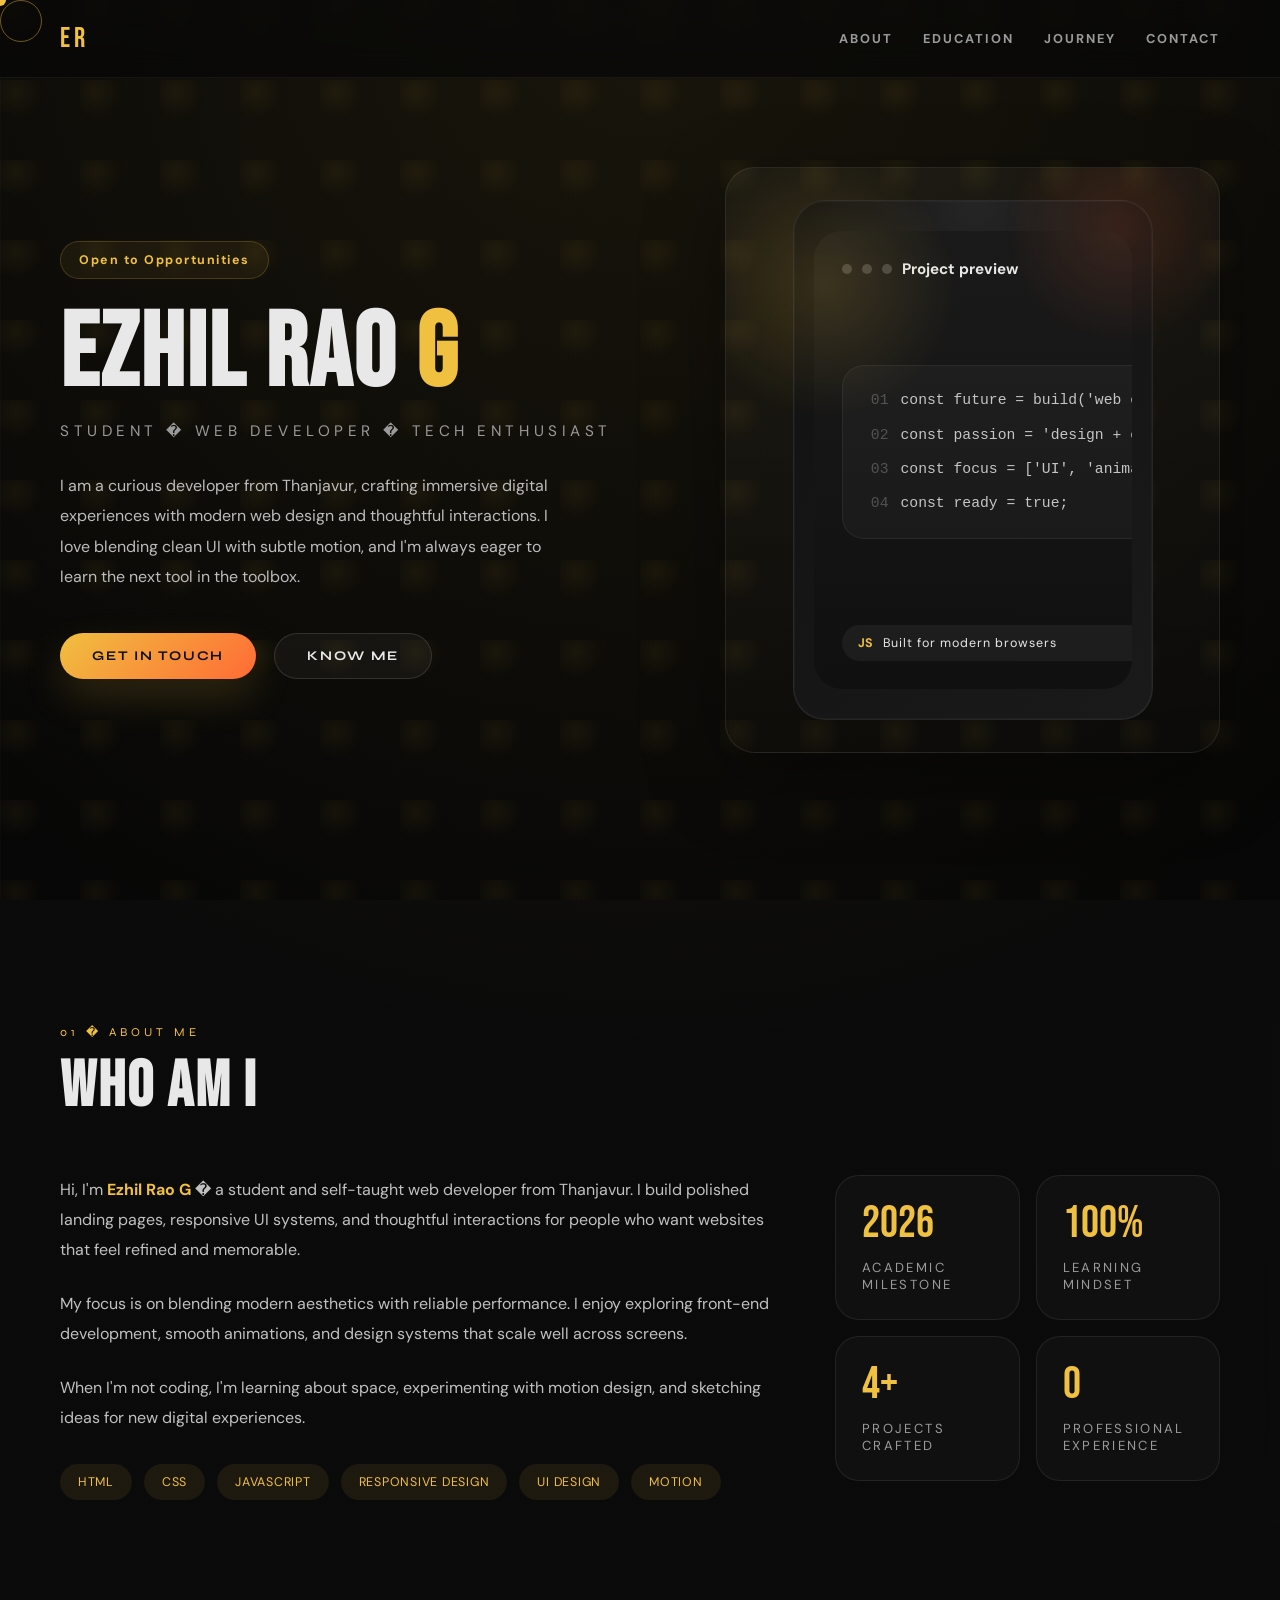
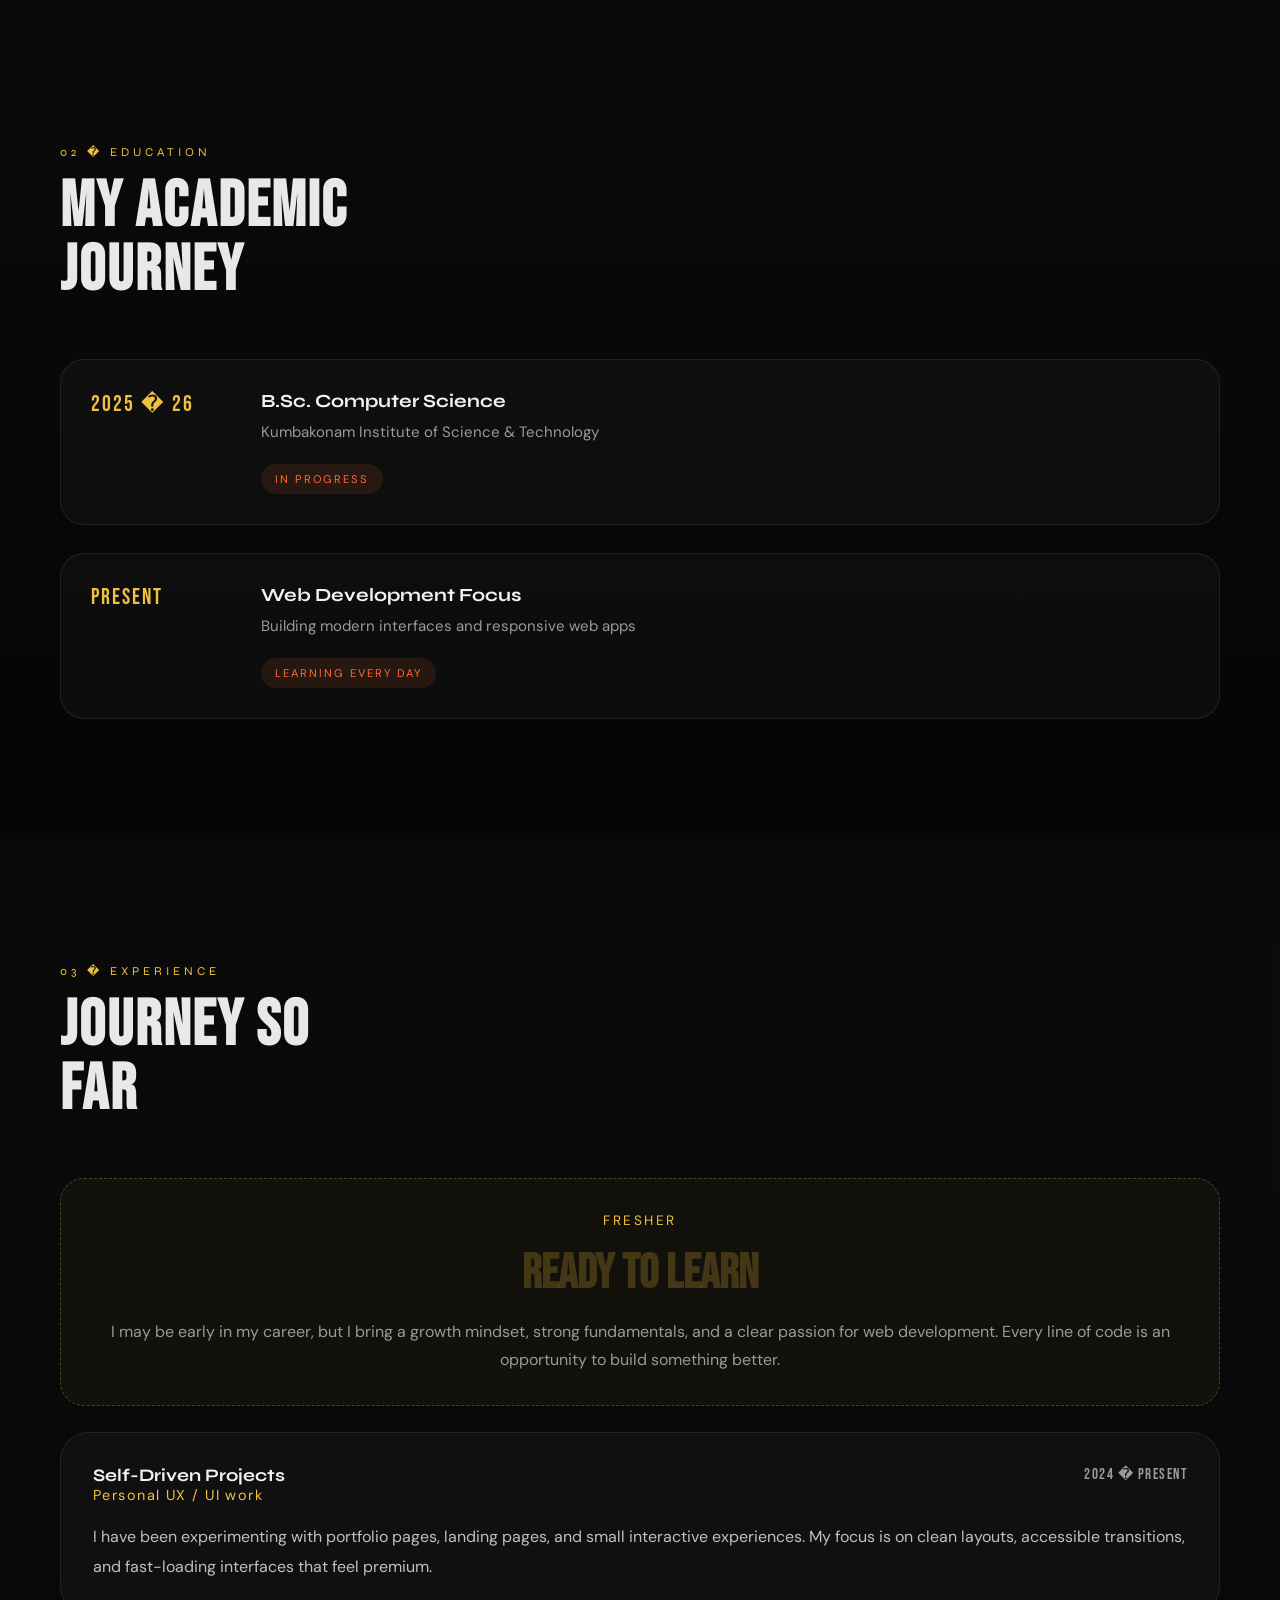
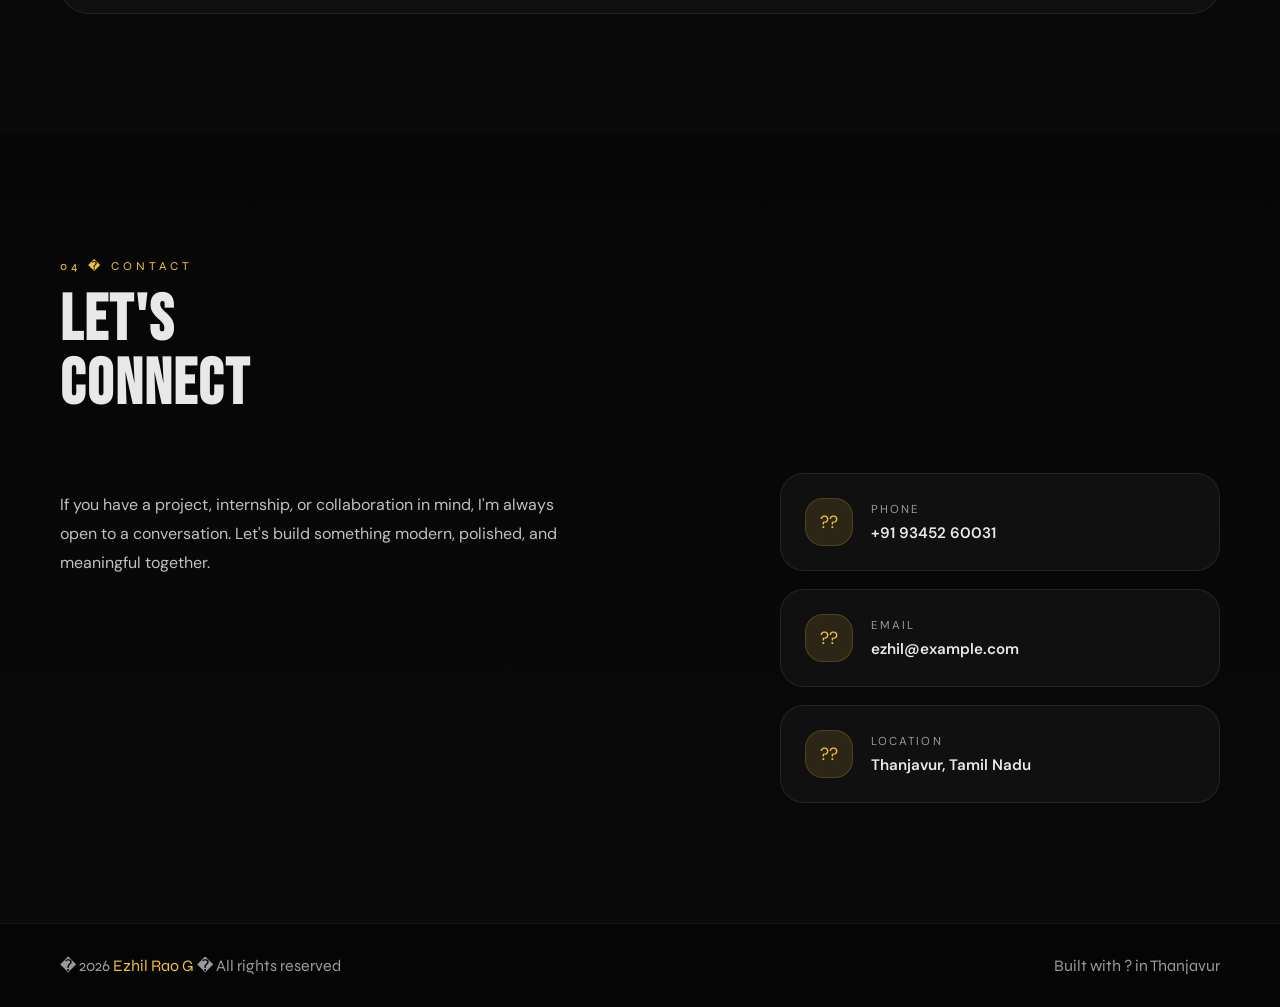
<file: Ezhil Rao_portfolio.html>
<!DOCTYPE html>
<html lang="en">

<head>
  <meta charset="UTF-8">
  <meta name="viewport" content="width=device-width, initial-scale=1.0">
  <title>Ezhil Rao G � Portfolio</title>
  <link href="https://fonts.googleapis.com/css2?family=Bebas+Neue&family=Syne:wght@400;600;700;800&family=DM+Sans:ital,wght@0,300;0,400;1,300&display=swap" rel="stylesheet">
  <style>
    :root {
      --bg: #070707;
      --surface: #101010;
      --surface-soft: #151515;
      --accent: #f0c040;
      --accent-2: #ff6b35;
      --text: #e8e8e8;
      --muted: #9a9a9a;
      --border: rgba(255, 255, 255, 0.08);
      --shadow: 0 24px 80px rgba(0, 0, 0, 0.35);
    }

    * {
      box-sizing: border-box;
      margin: 0;
      padding: 0;
    }

    html {
      scroll-behavior: smooth;
    }

    body {
      min-height: 100vh;
      font-family: 'DM Sans', sans-serif;
      background: radial-gradient(circle at top, rgba(240, 192, 64, 0.08), transparent 25%),
        linear-gradient(180deg, #070707 0%, #050505 100%);
      color: var(--text);
      overflow-x: hidden;
      cursor: none;
      position: relative;
    }

    body::before {
      content: '';
      position: fixed;
      inset: 0;
      background-image: radial-gradient(circle at 20% 15%, rgba(240, 192, 64, 0.06), transparent 30%),
        linear-gradient(90deg, rgba(255, 255, 255, 0.02) 1px, transparent 1px),
        linear-gradient(180deg, rgba(255, 255, 255, 0.02) 1px, transparent 1px);
      background-size: 80px 80px, 100% 100%, 100% 100%;
      pointer-events: none;
      z-index: 0;
    }

    .cursor,
    .cursor-ring {
      position: fixed;
      top: 0;
      left: 0;
      pointer-events: none;
      z-index: 9999;
      transform: translate(-50%, -50%);
      transition: transform 0.12s ease, opacity 0.2s ease;
    }

    .cursor {
      width: 12px;
      height: 12px;
      border-radius: 50%;
      background: var(--accent);
    }

    .cursor-ring {
      width: 42px;
      height: 42px;
      border: 1.5px solid rgba(240, 192, 64, 0.8);
      border-radius: 50%;
      opacity: 0.55;
    }

    nav {
      position: fixed;
      top: 0;
      left: 0;
      width: 100%;
      padding: 22px 60px;
      display: flex;
      align-items: center;
      justify-content: space-between;
      gap: 16px;
      backdrop-filter: blur(16px);
      background: rgba(7, 7, 7, 0.72);
      border-bottom: 1px solid rgba(255, 255, 255, 0.05);
      z-index: 20;
    }

    .nav-logo {
      font-family: 'Bebas Neue', cursive;
      font-size: 1.75rem;
      letter-spacing: 4px;
      color: var(--accent);
    }

    .nav-links {
      display: flex;
      flex-wrap: wrap;
      gap: 30px;
      align-items: center;
    }

    .nav-links a {
      color: var(--muted);
      font-size: 0.8rem;
      font-weight: 700;
      letter-spacing: 2px;
      text-transform: uppercase;
      text-decoration: none;
      transition: color 0.25s ease;
    }

    .nav-links a.active,
    .nav-links a:hover {
      color: var(--accent);
    }

    main {
      position: relative;
      z-index: 1;
    }

    section {
      padding: 120px 60px;
      position: relative;
    }

    .section-label {
      display: inline-flex;
      align-items: center;
      gap: 10px;
      font-family: 'Syne', sans-serif;
      font-size: 0.75rem;
      letter-spacing: 4px;
      text-transform: uppercase;
      color: var(--accent);
      margin-bottom: 16px;
    }

    .section-title {
      font-family: 'Bebas Neue', cursive;
      font-size: clamp(2.8rem, 5vw, 4.4rem);
      line-height: 1;
      letter-spacing: 2px;
      max-width: 12ch;
      margin-bottom: 56px;
    }

    #hero {
      min-height: 100vh;
      display: grid;
      grid-template-columns: 1.1fr 0.9fr;
      align-items: center;
      gap: 60px;
      padding-top: 140px;
    }

    .hero-copy {
      max-width: 640px;
    }

    .hero-badge {
      display: inline-flex;
      align-items: center;
      gap: 10px;
      padding: 10px 18px;
      border: 1px solid rgba(240, 192, 64, 0.2);
      border-radius: 999px;
      background: rgba(240, 192, 64, 0.06);
      color: var(--accent);
      font-size: 0.78rem;
      font-weight: 700;
      letter-spacing: 1.5px;
      margin-bottom: 28px;
    }

    .hero-title {
      display: inline-block;
      font-family: 'Bebas Neue', cursive;
      font-size: clamp(4rem, 9vw, 6.5rem);
      line-height: 0.92;
      letter-spacing: 2px;
      margin-bottom: 18px;
    }

    .hero-title span {
      color: var(--accent);
    }

    .hero-subtitle {
      font-size: 0.95rem;
      letter-spacing: 0.3em;
      text-transform: uppercase;
      color: var(--muted);
      margin-bottom: 30px;
    }

    .hero-text {
      font-size: 1rem;
      line-height: 1.9;
      color: #bcbcbc;
      max-width: 520px;
      margin-bottom: 40px;
    }

    .hero-actions {
      display: flex;
      flex-wrap: wrap;
      gap: 18px;
    }

    .btn {
      display: inline-flex;
      align-items: center;
      justify-content: center;
      padding: 14px 32px;
      border-radius: 999px;
      font-family: 'Syne', sans-serif;
      font-weight: 700;
      font-size: 0.83rem;
      letter-spacing: 0.14em;
      text-transform: uppercase;
      text-decoration: none;
      transition: transform 0.3s ease, box-shadow 0.3s ease, background 0.3s ease;
    }

    .btn-primary {
      background: linear-gradient(135deg, var(--accent), var(--accent-2));
      color: #111;
      box-shadow: 0 18px 40px rgba(240, 192, 64, 0.16);
    }

    .btn-primary:hover {
      transform: translateY(-2px);
      box-shadow: 0 24px 48px rgba(240, 192, 64, 0.22);
    }

    .btn-secondary {
      border: 1px solid rgba(255, 255, 255, 0.12);
      color: var(--text);
      background: rgba(255, 255, 255, 0.04);
    }

    .btn-secondary:hover {
      background: rgba(255, 255, 255, 0.08);
    }

    .hero-visual {
      position: relative;
      min-height: 520px;
      background: linear-gradient(180deg, rgba(255, 255, 255, 0.04), rgba(255, 255, 255, 0.01));
      border-radius: 30px;
      border: 1px solid rgba(255, 255, 255, 0.08);
      box-shadow: var(--shadow);
      overflow: hidden;
      padding: 32px;
      display: grid;
      place-items: center;
    }

    .hero-visual::after {
      content: '';
      position: absolute;
      inset: 0;
      background: radial-gradient(circle at 20% 20%, rgba(240, 192, 64, 0.18), transparent 22%),
        radial-gradient(circle at 80% 10%, rgba(255, 107, 53, 0.16), transparent 18%);
      pointer-events: none;
      opacity: 0.9;
    }

    .hero-device {
      position: relative;
      width: 100%;
      max-width: 360px;
      height: 520px;
      background: linear-gradient(135deg, #111, #1a1a1a);
      border-radius: 32px;
      border: 1px solid rgba(255, 255, 255, 0.08);
      overflow: hidden;
      box-shadow: inset 0 0 0 1px rgba(255, 255, 255, 0.03);
      display: grid;
      place-items: center;
    }

    .hero-device::before {
      content: '';
      position: absolute;
      inset: 0;
      background: radial-gradient(circle at top, rgba(255, 255, 255, 0.08), transparent 30%);
      pointer-events: none;
    }

    .hero-screen {
      width: calc(100% - 40px);
      height: calc(100% - 60px);
      background: linear-gradient(180deg, #1a1a1a 0%, #101010 100%);
      border-radius: 28px;
      padding: 28px;
      position: relative;
      overflow: hidden;
      display: grid;
      gap: 18px;
      align-content: space-between;
    }

    .screen-top {
      display: flex;
      align-items: center;
      gap: 10px;
      font-size: 0.82rem;
      color: var(--muted);
    }

    .dot {
      width: 10px;
      height: 10px;
      border-radius: 50%;
      background: rgba(255, 255, 255, 0.18);
    }

    .screen-title {
      font-size: 0.95rem;
      font-weight: 700;
      color: var(--text);
    }

    .code-block {
      flex: 1;
      background: rgba(255, 255, 255, 0.03);
      border: 1px solid rgba(255, 255, 255, 0.06);
      border-radius: 22px;
      padding: 22px;
      display: grid;
      gap: 10px;
      color: #c5c5c5;
      font-family: ui-monospace, SFMono-Regular, Menlo, Monaco, Consolas, 'Liberation Mono', 'Courier New', monospace;
      font-size: 0.92rem;
      line-height: 1.65;
    }

    .code-line {
      display: flex;
      align-items: center;
      gap: 12px;
    }

    .line-number {
      color: rgba(255, 255, 255, 0.24);
      width: 24px;
      text-align: right;
      user-select: none;
    }

    .code-text {
      white-space: nowrap;
      overflow: hidden;
      text-overflow: ellipsis;
    }

    .screen-pill {
      display: inline-flex;
      align-items: center;
      gap: 8px;
      padding: 10px 16px;
      border-radius: 999px;
      background: rgba(255, 255, 255, 0.05);
      color: var(--text);
      font-size: 0.78rem;
      letter-spacing: 0.08em;
    }

    .screen-pill::before {
      content: 'JS';
      font-weight: 700;
      color: var(--accent);
    }

    #about {
      background: rgba(255, 255, 255, 0.02);
    }

    .about-grid {
      display: grid;
      grid-template-columns: 1.3fr 0.7fr;
      gap: 60px;
      align-items: start;
    }

    .about-copy p {
      font-size: 1rem;
      line-height: 1.88;
      color: #c1c1c1;
      margin-bottom: 24px;
    }

    .stats-grid {
      display: grid;
      grid-template-columns: 1fr 1fr;
      gap: 16px;
    }

    .stat-card {
      background: var(--surface);
      border: 1px solid var(--border);
      border-radius: 24px;
      padding: 26px;
      transition: transform 0.3s ease, border-color 0.3s ease;
    }

    .stat-card:hover {
      transform: translateY(-6px);
      border-color: rgba(240, 192, 64, 0.3);
    }

    .stat-value {
      font-family: 'Bebas Neue', cursive;
      font-size: 2.8rem;
      color: var(--accent);
      line-height: 1;
      margin-bottom: 12px;
    }

    .stat-label {
      font-size: 0.82rem;
      letter-spacing: 0.18em;
      text-transform: uppercase;
      color: var(--muted);
    }

    .pill-list {
      display: flex;
      flex-wrap: wrap;
      gap: 12px;
      margin-top: 30px;
    }

    .pill {
      padding: 10px 18px;
      border-radius: 999px;
      background: rgba(240, 192, 64, 0.08);
      color: var(--accent);
      font-size: 0.78rem;
      letter-spacing: 0.06em;
      text-transform: uppercase;
    }

    #education {
      background: linear-gradient(180deg, rgba(255, 255, 255, 0.02), transparent);
    }

    .timeline {
      display: grid;
      gap: 28px;
    }

    .timeline-card {
      display: grid;
      grid-template-columns: 140px 1fr;
      gap: 30px;
      padding: 30px;
      border: 1px solid var(--border);
      border-radius: 24px;
      background: rgba(255, 255, 255, 0.03);
    }

    .timeline-year {
      font-family: 'Bebas Neue', cursive;
      font-size: 1.4rem;
      color: var(--accent);
      letter-spacing: 2px;
    }

    .timeline-content {
      display: grid;
      gap: 10px;
    }

    .timeline-title {
      font-family: 'Syne', sans-serif;
      font-size: 1.16rem;
      font-weight: 700;
      color: #f3f3f3;
    }

    .timeline-subtitle {
      color: var(--muted);
      font-size: 0.94rem;
    }

    .timeline-badge {
      display: inline-flex;
      align-items: center;
      justify-content: center;
      padding: 8px 14px;
      border-radius: 999px;
      background: rgba(255, 107, 53, 0.1);
      color: var(--accent-2);
      font-size: 0.7rem;
      letter-spacing: 0.18em;
      text-transform: uppercase;
      width: fit-content;
      margin-top: 12px;
    }

    #experience {
      background: rgba(255, 255, 255, 0.02);
    }

    .experience-grid {
      display: grid;
      gap: 26px;
    }

    .experience-card,
    .project-card {
      border-radius: 28px;
      background: var(--surface);
      border: 1px solid var(--border);
      padding: 32px;
      box-shadow: 0 20px 50px rgba(0, 0, 0, 0.18);
      transition: transform 0.3s ease, border-color 0.3s ease;
    }

    .experience-card:hover,
    .project-card:hover {
      transform: translateY(-6px);
      border-color: rgba(240, 192, 64, 0.22);
    }

    .experience-header {
      display: flex;
      align-items: flex-start;
      justify-content: space-between;
      gap: 24px;
      margin-bottom: 18px;
    }

    .experience-role {
      font-family: 'Syne', sans-serif;
      font-size: 1.1rem;
      font-weight: 700;
      color: #f2f2f2;
    }

    .experience-company {
      color: var(--accent);
      font-size: 0.9rem;
      letter-spacing: 0.1em;
    }

    .experience-period {
      font-family: 'Bebas Neue', cursive;
      color: var(--muted);
      letter-spacing: 1.5px;
      font-size: 0.95rem;
      white-space: nowrap;
    }

    .experience-copy {
      color: #c0c0c0;
      line-height: 1.85;
    }

    .highlight-panel {
      border: 1px dashed rgba(240, 192, 64, 0.28);
      border-radius: 24px;
      padding: 30px;
      background: rgba(240, 192, 64, 0.04);
      text-align: center;
    }

    .highlight-panel .tag {
      font-size: 0.85rem;
      letter-spacing: 0.18em;
      text-transform: uppercase;
      color: var(--accent);
      margin-bottom: 16px;
      display: inline-block;
    }

    .highlight-panel h3 {
      font-family: 'Bebas Neue', cursive;
      font-size: 3rem;
      color: rgba(240, 192, 64, 0.22);
      margin-bottom: 16px;
    }

    .highlight-panel p {
      color: var(--muted);
      line-height: 1.8;
    }

    #contact {
      background: linear-gradient(180deg, rgba(7, 7, 7, 0.9), rgba(10, 10, 10, 0.92));
    }

    .contact-grid {
      display: grid;
      grid-template-columns: 1.2fr 0.8fr;
      gap: 60px;
      align-items: start;
    }

    .contact-copy {
      max-width: 520px;
    }

    .contact-copy p {
      color: #c1c1c1;
      line-height: 1.8;
      margin-top: 18px;
    }

    .contact-list {
      display: grid;
      gap: 18px;
    }

    .contact-card {
      display: grid;
      grid-template-columns: auto 1fr;
      gap: 18px;
      align-items: center;
      padding: 24px;
      background: var(--surface);
      border: 1px solid var(--border);
      border-radius: 24px;
      text-decoration: none;
      color: var(--text);
      transition: transform 0.25s ease, border-color 0.25s ease;
    }

    .contact-card:hover {
      transform: translateY(-4px);
      border-color: rgba(240, 192, 64, 0.3);
    }

    .contact-icon {
      width: 48px;
      height: 48px;
      border-radius: 18px;
      background: rgba(240, 192, 64, 0.12);
      border: 1px solid rgba(240, 192, 64, 0.18);
      display: grid;
      place-items: center;
      font-size: 1.1rem;
      color: var(--accent);
    }

    .contact-details {
      display: grid;
      gap: 6px;
    }

    .contact-label {
      font-size: 0.72rem;
      letter-spacing: 0.18em;
      text-transform: uppercase;
      color: var(--muted);
    }

    .contact-value {
      font-size: 0.95rem;
      font-weight: 600;
      color: var(--text);
    }

    footer {
      padding: 32px 60px;
      display: flex;
      justify-content: space-between;
      align-items: center;
      gap: 16px;
      font-family: 'Syne', sans-serif;
      color: var(--muted);
      border-top: 1px solid rgba(255, 255, 255, 0.06);
    }

    footer span {
      color: var(--accent);
    }

    .reveal {
      opacity: 0;
      transform: translateY(40px);
      transition: opacity 0.8s ease, transform 0.8s ease;
    }

    .reveal.visible {
      opacity: 1;
      transform: translateY(0);
    }

    @media (max-width: 1120px) {
      #hero,
      .about-grid,
      .contact-grid {
        grid-template-columns: 1fr;
      }

      section {
        padding: 100px 40px;
      }

      nav {
        padding: 18px 32px;
      }

      .hero-visual {
        min-height: 460px;
      }
    }

    @media (max-width: 720px) {
      nav {
        padding: 18px 24px;
      }

      section {
        padding: 80px 24px;
      }

      .hero-title {
        font-size: clamp(3rem, 14vw, 4.5rem);
      }

      .hero-copy,
      .hero-visual,
      .about-copy,
      .contact-copy {
        width: 100%;
      }

      .hero-actions {
        flex-direction: column;
      }

      .experience-card,
      .timeline-card,
      .stat-card,
      .contact-card {
        padding: 24px;
      }

      .hero-visual {
        padding: 24px;
      }

      .hero-device {
        max-width: 100%;
        height: 460px;
      }
    }
  </style>
</head>

<body>
  <div class="cursor" id="cursor"></div>
  <div class="cursor-ring" id="cursorRing"></div>

  <nav>
    <div class="nav-logo">ER</div>
    <div class="nav-links">
      <a href="#about">About</a>
      <a href="#education">Education</a>
      <a href="#experience">Journey</a>
      <a href="#contact">Contact</a>
    </div>
  </nav>

  <main>
    <section id="hero">
      <div class="hero-copy reveal">
        <div class="hero-badge">Open to Opportunities</div>
        <h1 class="hero-title">Ezhil Rao <span>G</span></h1>
        <p class="hero-subtitle">Student � Web Developer � Tech Enthusiast</p>
        <p class="hero-text">I am a curious developer from Thanjavur, crafting immersive digital experiences with modern web design and thoughtful interactions. I love blending clean UI with subtle motion, and I&apos;m always eager to learn the next tool in the toolbox.</p>
        <div class="hero-actions">
          <a class="btn btn-primary" href="#contact">Get in Touch</a>
          <a class="btn btn-secondary" href="#about">Know Me</a>
        </div>
      </div>

      <div class="hero-visual reveal">
        <div class="hero-device">
          <div class="hero-screen">
            <div class="screen-top">
              <span class="dot"></span>
              <span class="dot"></span>
              <span class="dot"></span>
              <span class="screen-title">Project preview</span>
            </div>

            <div class="code-block">
              <div class="code-line"><span class="line-number">01</span><span class="code-text">const future = build('web experiences');</span></div>
              <div class="code-line"><span class="line-number">02</span><span class="code-text">const passion = 'design + code';</span></div>
              <div class="code-line"><span class="line-number">03</span><span class="code-text">const focus = ['UI', 'animations', 'accessibility'];</span></div>
              <div class="code-line"><span class="line-number">04</span><span class="code-text">const ready = true;</span></div>
            </div>

            <div class="screen-pill">Built for modern browsers</div>
          </div>
        </div>
      </div>
    </section>

    <section id="about">
      <span class="section-label">01 � About Me</span>
      <h2 class="section-title">Who am I</h2>
      <div class="about-grid">
        <div class="about-copy reveal">
          <p>Hi, I&apos;m <strong style="color: var(--accent);">Ezhil Rao G</strong> � a student and self-taught web developer from Thanjavur. I build polished landing pages, responsive UI systems, and thoughtful interactions for people who want websites that feel refined and memorable.</p>
          <p>My focus is on blending modern aesthetics with reliable performance. I enjoy exploring front-end development, smooth animations, and design systems that scale well across screens.</p>
          <p>When I&apos;m not coding, I&apos;m learning about space, experimenting with motion design, and sketching ideas for new digital experiences.</p>
          <div class="pill-list">
            <span class="pill">HTML</span>
            <span class="pill">CSS</span>
            <span class="pill">JavaScript</span>
            <span class="pill">Responsive Design</span>
            <span class="pill">UI Design</span>
            <span class="pill">Motion</span>
          </div>
        </div>

        <div class="stats-grid reveal">
          <div class="stat-card">
            <div class="stat-value">2026</div>
            <div class="stat-label">Academic milestone</div>
          </div>
          <div class="stat-card">
            <div class="stat-value">100%</div>
            <div class="stat-label">Learning mindset</div>
          </div>
          <div class="stat-card">
            <div class="stat-value">4+</div>
            <div class="stat-label">Projects crafted</div>
          </div>
          <div class="stat-card">
            <div class="stat-value">0</div>
            <div class="stat-label">Professional experience</div>
          </div>
        </div>
      </div>
    </section>

    <section id="education">
      <span class="section-label">02 � Education</span>
      <h2 class="section-title">My academic journey</h2>
      <div class="timeline reveal">
        <div class="timeline-card">
          <div class="timeline-year">2025 � 26</div>
          <div class="timeline-content">
            <div class="timeline-title">B.Sc. Computer Science</div>
            <div class="timeline-subtitle">Kumbakonam Institute of Science & Technology</div>
            <div class="timeline-badge">In Progress</div>
          </div>
        </div>
        <div class="timeline-card">
          <div class="timeline-year">Present</div>
          <div class="timeline-content">
            <div class="timeline-title">Web Development Focus</div>
            <div class="timeline-subtitle">Building modern interfaces and responsive web apps</div>
            <div class="timeline-badge">Learning every day</div>
          </div>
        </div>
      </div>
    </section>

    <section id="experience">
      <span class="section-label">03 � Experience</span>
      <h2 class="section-title">Journey so far</h2>
      <div class="experience-grid reveal">
        <div class="highlight-panel">
          <div class="tag">Fresher</div>
          <h3>Ready to Learn</h3>
          <p>I may be early in my career, but I bring a growth mindset, strong fundamentals, and a clear passion for web development. Every line of code is an opportunity to build something better.</p>
        </div>
        <div class="experience-card">
          <div class="experience-header">
            <div>
              <div class="experience-role">Self-Driven Projects</div>
              <div class="experience-company">Personal UX / UI work</div>
            </div>
            <div class="experience-period">2024 � Present</div>
          </div>
          <p class="experience-copy">I have been experimenting with portfolio pages, landing pages, and small interactive experiences. My focus is on clean layouts, accessible transitions, and fast-loading interfaces that feel premium.</p>
        </div>
      </div>
    </section>

    <section id="contact">
      <span class="section-label">04 � Contact</span>
      <h2 class="section-title">Let&apos;s connect</h2>
      <div class="contact-grid reveal">
        <div class="contact-copy">
          <p>If you have a project, internship, or collaboration in mind, I&apos;m always open to a conversation. Let&apos;s build something modern, polished, and meaningful together.</p>
        </div>
        <div class="contact-list">
          <a href="tel:9345260031" class="contact-card">
            <div class="contact-icon">??</div>
            <div class="contact-details">
              <span class="contact-label">Phone</span>
              <span class="contact-value">+91 93452 60031</span>
            </div>
          </a>
          <a href="mailto:ezhil@example.com" class="contact-card">
            <div class="contact-icon">??</div>
            <div class="contact-details">
              <span class="contact-label">Email</span>
              <span class="contact-value">ezhil@example.com</span>
            </div>
          </a>
          <div class="contact-card">
            <div class="contact-icon">??</div>
            <div class="contact-details">
              <span class="contact-label">Location</span>
              <span class="contact-value">Thanjavur, Tamil Nadu</span>
            </div>
          </div>
        </div>
      </div>
    </section>
  </main>

  <footer>
    <p>� 2026 <span>Ezhil Rao G</span> � All rights reserved</p>
    <p>Built with ? in Thanjavur</p>
  </footer>

  <script>
    const cursor = document.getElementById('cursor');
    const ring = document.getElementById('cursorRing');
    let mouseX = 0;
    let mouseY = 0;
    let ringX = 0;
    let ringY = 0;

    document.addEventListener('mousemove', (event) => {
      mouseX = event.clientX;
      mouseY = event.clientY;
      cursor.style.transform = `translate(${mouseX}px, ${mouseY}px)`;
    });

    function updateRing() {
      ringX += (mouseX - ringX) * 0.14;
      ringY += (mouseY - ringY) * 0.14;
      ring.style.transform = `translate(${ringX}px, ${ringY}px)`;
      requestAnimationFrame(updateRing);
    }

    updateRing();

    const reveals = document.querySelectorAll('.reveal');
    const observer = new IntersectionObserver((entries) => {
      entries.forEach((entry) => {
        if (entry.isIntersecting) {
          entry.target.classList.add('visible');
        }
      });
    }, { threshold: 0.15 });

    reveals.forEach((section) => observer.observe(section));

    const sections = document.querySelectorAll('section[id]');
    const navLinks = document.querySelectorAll('.nav-links a');

    window.addEventListener('scroll', () => {
      let currentSection = 'hero';
      sections.forEach((section) => {
        const sectionTop = section.offsetTop - 180;
        if (window.scrollY >= sectionTop) {
          currentSection = section.id;
        }
      });
      navLinks.forEach((link) => {
        link.classList.toggle('active', link.getAttribute('href') === `#${currentSection}`);
      });
    });
  </script>
</body>

</html>
</file>
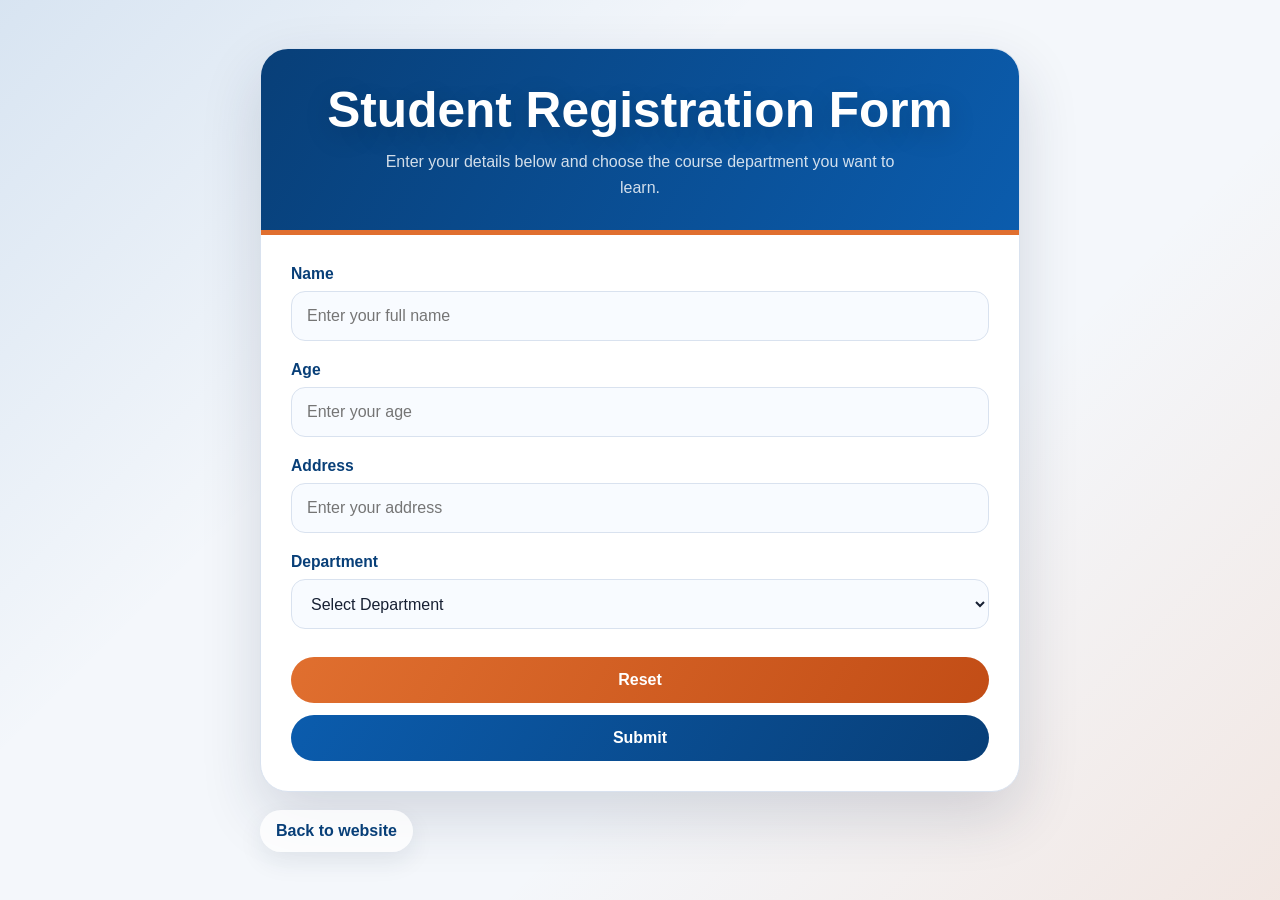
<file: Registration Form.html>
<!DOCTYPE html>
<html lang="en">

<head>
  <meta charset="UTF-8">
  <meta name="viewport" content="width=device-width, initial-scale=1.0">
  <title>Student Registration Form</title>
  <style>
    :root {
      --bg: #f4f7fb;
      --paper: #ffffff;
      --ink: #172033;
      --muted: #5e6a7d;
      --primary: #0b5cad;
      --primary-dark: #083f78;
      --accent: #e06f2f;
      --line: #d9e2ef;
      --shadow: 0 24px 60px rgba(28, 45, 74, 0.16);
      --radius: 18px;
      --font-main: "Segoe UI", "Inter", "Roboto", "Helvetica Neue", Arial, sans-serif;
      --font-display: "Trebuchet MS", "Segoe UI", "Inter", Arial, sans-serif;
    }

    *,
    *::before,
    *::after {
      box-sizing: border-box;
    }

    body {
      margin: 0;
      min-height: 100vh;
      display: grid;
      place-items: center;
      padding: 28px 16px;
      font-family: var(--font-main);
      background:
        linear-gradient(135deg, rgba(11, 92, 173, 0.12), transparent 35%),
        linear-gradient(315deg, rgba(224, 111, 47, 0.12), transparent 36%),
        var(--bg);
      color: var(--ink);
    }

    .form-page {
      width: min(100%, 760px);
    }

    .form-card {
      overflow: hidden;
      background: var(--paper);
      border: 1px solid var(--line);
      border-radius: 28px;
      box-shadow: var(--shadow);
    }

    .form-header {
      padding: 34px 28px 30px;
      background: linear-gradient(120deg, var(--primary-dark), var(--primary));
      color: #ffffff;
      text-align: center;
      border-bottom: 5px solid var(--accent);
    }

    .form-header h1 {
      margin: 0;
      font-family: var(--font-display);
      font-size: clamp(2rem, 5vw, 3.1rem);
      line-height: 1.1;
      font-weight: 800;
      letter-spacing: 0;
      text-shadow: 0 8px 28px rgba(0, 0, 0, 0.18);
    }

    .form-header p {
      margin: 12px auto 0;
      max-width: 520px;
      color: rgba(255, 255, 255, 0.82);
      font-size: 1rem;
      line-height: 1.6;
    }

    form {
      display: grid;
      gap: 20px;
      padding: 30px;
    }

    .field {
      display: grid;
      gap: 8px;
    }

    label {
      color: var(--primary-dark);
      font-weight: 800;
      font-size: 0.98rem;
    }

    input,
    select {
      width: 100%;
      min-height: 50px;
      padding: 0 15px;
      border: 1px solid var(--line);
      border-radius: 14px;
      background: #f8fbff;
      color: var(--ink);
      font: inherit;
      outline: none;
      transition: border-color 0.2s ease, box-shadow 0.2s ease, background-color 0.2s ease;
    }

    input:focus,
    select:focus {
      border-color: var(--primary);
      background: #ffffff;
      box-shadow: 0 0 0 4px rgba(11, 92, 173, 0.12);
    }

    select {
      cursor: pointer;
    }

    .form-actions {
      display: flex;
      flex-wrap: wrap;
      gap: 12px;
      justify-content: flex-end;
      padding-top: 8px;
    }

    .btn {
      min-height: 46px;
      padding: 0 22px;
      border: 0;
      border-radius: 999px;
      color: #ffffff;
      font: inherit;
      font-weight: 800;
      cursor: pointer;
      transition: transform 0.2s ease, box-shadow 0.2s ease, opacity 0.2s ease;
    }

    .btn:hover,
    .btn:focus {
      transform: translateY(-2px);
      box-shadow: 0 12px 26px rgba(28, 45, 74, 0.18);
    }

    .btn-submit {
      background: linear-gradient(120deg, var(--primary), var(--primary-dark));
    }

    .btn-reset {
      background: linear-gradient(120deg, var(--accent), #c24d16);
    }

    .back-link {
      display: inline-flex;
      align-items: center;
      min-height: 42px;
      margin-top: 18px;
      padding: 0 16px;
      border-radius: 999px;
      background: rgba(255, 255, 255, 0.8);
      color: var(--primary-dark);
      font-weight: 800;
      text-decoration: none;
      box-shadow: 0 10px 24px rgba(28, 45, 74, 0.08);
    }

    .back-link:hover,
    .back-link:focus {
      color: var(--accent);
    }

    @media (max-width: 560px) {
      body {
        padding: 18px 12px;
      }

      .form-header {
        padding: 28px 20px 24px;
      }

      form {
        padding: 22px;
      }

      .form-actions {
        justify-content: stretch;
      }

      .btn {
        flex: 1 1 140px;
      }
    }
  </style>
</head>

<body>
  <main class="form-page">
    <section class="form-card">
      <div class="form-header">
        <h1>Student Registration Form</h1>
        <p>Enter your details below and choose the course department you want to learn.</p>
      </div>

      <form>
        <div class="field">
          <label for="name">Name</label>
          <input id="name" type="text" name="name" placeholder="Enter your full name">
        </div>

        <div class="field">
          <label for="age">Age</label>
          <input id="age" type="number" name="age" placeholder="Enter your age">
        </div>

        <div class="field">
          <label for="address">Address</label>
          <input id="address" type="text" name="address" placeholder="Enter your address">
        </div>

        <div class="field">
          <label for="department">Department</label>
          <select id="department" name="department">
            <option value="">Select Department</option>
            <option>Python Programming</option>
            <option>HTML and CSS</option>
            <option>GitHub</option>
            <option>SQL</option>
          </select>
        </div>

        <div class="form-actions">
          <input class="btn btn-reset" type="reset" value="Reset">
          <input class="btn btn-submit" type="submit" value="Submit">
        </div>
      </form>
    </section>

    <a class="back-link" href="My Website.html">Back to website</a>
  </main>
</body>

</html>
</file>
